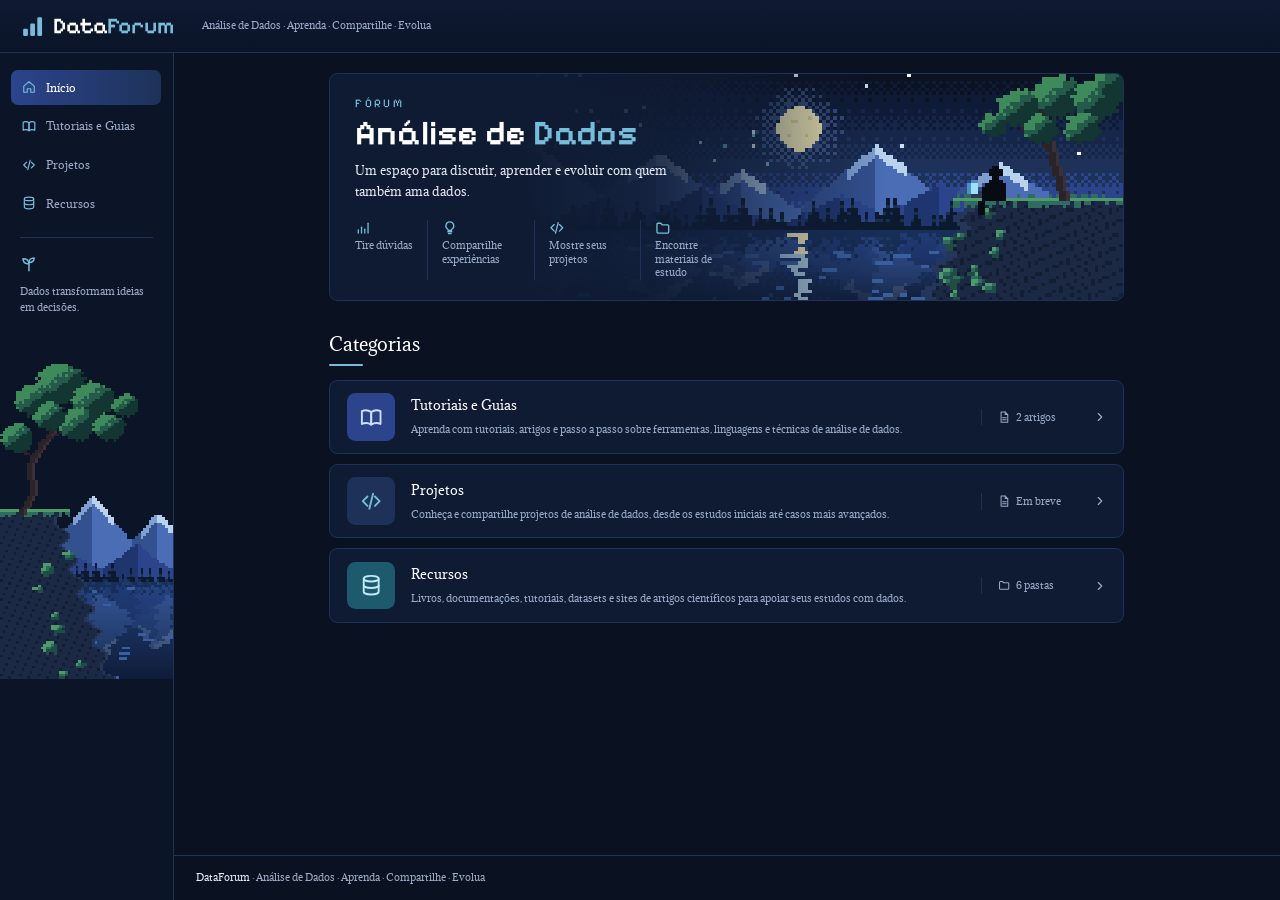
<file: index.html>
<!DOCTYPE html>
<html lang="pt-BR">
<head>
    <meta charset="UTF-8">
    <meta name="viewport" content="width=device-width, initial-scale=1.0">
    <title>DataForum | Análise de Dados</title>
    <link rel="stylesheet" href="css/style.css">
    <link rel="shortcut icon" href="favicon.ico" type="image/x-icon">
</head>
<body>
    <header class="topo">
        <a class="marca" href="index.html">
            <svg class="logo" viewBox="0 0 24 24" fill="none" stroke="currentColor" stroke-width="2" stroke-linecap="round" stroke-linejoin="round" aria-hidden="true"><rect x="3" y="14" width="4.5" height="7" rx="1.2" fill="currentColor" stroke="none"/><rect x="9.75" y="9" width="4.5" height="12" rx="1.2" fill="currentColor" stroke="none"/><rect x="16.5" y="3" width="4.5" height="18" rx="1.2" fill="currentColor" stroke="none"/></svg>
            <span>Data<span class="destaque">Forum</span></span>
        </a>
        <p class="slogan">Análise de Dados · Aprenda · Compartilhe · Evolua</p>
    </header>

    <nav class="lateral" aria-label="Navegação principal">
        <div class="lateral-fixa">
            <ul class="menu">
                <li><a href="index.html" class="ativo" aria-current="page"><svg class="icone" viewBox="0 0 24 24" fill="none" stroke="currentColor" stroke-width="2" stroke-linecap="round" stroke-linejoin="round" aria-hidden="true"><path d="M3 10.5 12 3l9 7.5V20a1 1 0 0 1-1 1h-5v-6H9v6H4a1 1 0 0 1-1-1z"/></svg>Início</a></li>
                <li><a href="pages/tutoriais.html"><svg class="icone" viewBox="0 0 24 24" fill="none" stroke="currentColor" stroke-width="2" stroke-linecap="round" stroke-linejoin="round" aria-hidden="true"><path d="M2 5.5C5 4.3 9 4.3 12 6.5v13.5c-3-2-7-2-10-.8z"/><path d="M22 5.5c-3-1.2-7-1.2-10 1v13.5c3-2 7-2 10-.8z"/></svg>Tutoriais e Guias</a></li>
                <li><a href="pages/projetos.html"><svg class="icone" viewBox="0 0 24 24" fill="none" stroke="currentColor" stroke-width="2" stroke-linecap="round" stroke-linejoin="round" aria-hidden="true"><path d="m8 7-5 5 5 5"/><path d="m16 7 5 5-5 5"/><path d="m14 4-4 16"/></svg>Projetos</a></li>
                <li><a href="pages/recursos.html"><svg class="icone" viewBox="0 0 24 24" fill="none" stroke="currentColor" stroke-width="2" stroke-linecap="round" stroke-linejoin="round" aria-hidden="true"><ellipse cx="12" cy="5" rx="8" ry="3"/><path d="M4 5v14c0 1.7 3.6 3 8 3s8-1.3 8-3V5"/><path d="M4 12c0 1.7 3.6 3 8 3s8-1.3 8-3"/></svg>Recursos</a></li>
            </ul>
            <div class="frase">
                <svg class="icone" viewBox="0 0 24 24" fill="none" stroke="currentColor" stroke-width="2" stroke-linecap="round" stroke-linejoin="round" aria-hidden="true"><path d="M12 21v-9"/><path d="M12 12C12 8 9 5 4 5c0 4 3 7 8 7z"/><path d="M12 10c0-3 2.5-6 7-6 0 4-3 6-7 6z"/></svg>
                <p>Dados transformam ideias em decisões.</p>
            </div>
            <img class="lateral-arte" src="img/lateral.svg" alt="">
        </div>
    </nav>

    <main>
        <section class="hero">
            <img class="hero-arte" src="img/hero.svg" alt="">
            <div class="hero-texto">
                <p class="sobretitulo">FÓRUM</p>
                <h1>Análise de <span>Dados</span></h1>
                <p class="hero-descricao">Um espaço para discutir, aprender e evoluir com quem também ama dados.</p>
                <ul class="destaques">
                    <li><svg class="icone" viewBox="0 0 24 24" fill="none" stroke="currentColor" stroke-width="2" stroke-linecap="round" stroke-linejoin="round" aria-hidden="true"><path d="M5 20v-5"/><path d="M10 20v-9"/><path d="M15 20v-6"/><path d="M20 20V5"/></svg><span>Tire dúvidas</span></li>
                    <li><svg class="icone" viewBox="0 0 24 24" fill="none" stroke="currentColor" stroke-width="2" stroke-linecap="round" stroke-linejoin="round" aria-hidden="true"><path d="M9 18h6"/><path d="M10 21h4"/><path d="M12 3a6 6 0 0 0-3.5 10.9c.6.5 1 1.2 1 2.1h5c0-.9.4-1.6 1-2.1A6 6 0 0 0 12 3z"/></svg><span>Compartilhe experiências</span></li>
                    <li><svg class="icone" viewBox="0 0 24 24" fill="none" stroke="currentColor" stroke-width="2" stroke-linecap="round" stroke-linejoin="round" aria-hidden="true"><path d="m8 7-5 5 5 5"/><path d="m16 7 5 5-5 5"/><path d="m14 4-4 16"/></svg><span>Mostre seus projetos</span></li>
                    <li><svg class="icone" viewBox="0 0 24 24" fill="none" stroke="currentColor" stroke-width="2" stroke-linecap="round" stroke-linejoin="round" aria-hidden="true"><path d="M3 6.5A1.5 1.5 0 0 1 4.5 5H9l2 2.5h8.5A1.5 1.5 0 0 1 21 9v9.5a1.5 1.5 0 0 1-1.5 1.5h-15A1.5 1.5 0 0 1 3 18.5z"/></svg><span>Encontre materiais de estudo</span></li>
                </ul>
            </div>
        </section>

        <section class="categorias">
            <h2 class="titulo-secao">Categorias</h2>
            <ul class="lista-categorias">
                <li>
                    <a class="categoria" href="pages/tutoriais.html">
                        <span class="categoria-icone icone-tutoriais"><svg class="icone" viewBox="0 0 24 24" fill="none" stroke="currentColor" stroke-width="2" stroke-linecap="round" stroke-linejoin="round" aria-hidden="true"><path d="M2 5.5C5 4.3 9 4.3 12 6.5v13.5c-3-2-7-2-10-.8z"/><path d="M22 5.5c-3-1.2-7-1.2-10 1v13.5c3-2 7-2 10-.8z"/></svg></span>
                        <span class="categoria-texto">
                            <strong>Tutoriais e Guias</strong>
                            <span class="categoria-descricao">Aprenda com tutoriais, artigos e passo a passo sobre ferramentas, linguagens e técnicas de análise de dados.</span>
                        </span>
                        <span class="categoria-meta"><svg class="icone" viewBox="0 0 24 24" fill="none" stroke="currentColor" stroke-width="2" stroke-linecap="round" stroke-linejoin="round" aria-hidden="true"><path d="M6 2h8l5 5v15H6z"/><path d="M14 2v5h5"/><path d="M9 13h7"/><path d="M9 17h7"/></svg>2 artigos</span>
                        <svg class="icone seta" viewBox="0 0 24 24" fill="none" stroke="currentColor" stroke-width="2" stroke-linecap="round" stroke-linejoin="round" aria-hidden="true"><path d="m9 6 6 6-6 6"/></svg>
                    </a>
                </li>
                <li>
                    <a class="categoria" href="pages/projetos.html">
                        <span class="categoria-icone icone-projetos"><svg class="icone" viewBox="0 0 24 24" fill="none" stroke="currentColor" stroke-width="2" stroke-linecap="round" stroke-linejoin="round" aria-hidden="true"><path d="m8 7-5 5 5 5"/><path d="m16 7 5 5-5 5"/><path d="m14 4-4 16"/></svg></span>
                        <span class="categoria-texto">
                            <strong>Projetos</strong>
                            <span class="categoria-descricao">Conheça e compartilhe projetos de análise de dados, desde os estudos iniciais até casos mais avançados.</span>
                        </span>
                        <span class="categoria-meta"><svg class="icone" viewBox="0 0 24 24" fill="none" stroke="currentColor" stroke-width="2" stroke-linecap="round" stroke-linejoin="round" aria-hidden="true"><path d="M6 2h8l5 5v15H6z"/><path d="M14 2v5h5"/><path d="M9 13h7"/><path d="M9 17h7"/></svg>Em breve</span>
                        <svg class="icone seta" viewBox="0 0 24 24" fill="none" stroke="currentColor" stroke-width="2" stroke-linecap="round" stroke-linejoin="round" aria-hidden="true"><path d="m9 6 6 6-6 6"/></svg>
                    </a>
                </li>
                <li>
                    <a class="categoria" href="pages/recursos.html">
                        <span class="categoria-icone icone-recursos"><svg class="icone" viewBox="0 0 24 24" fill="none" stroke="currentColor" stroke-width="2" stroke-linecap="round" stroke-linejoin="round" aria-hidden="true"><ellipse cx="12" cy="5" rx="8" ry="3"/><path d="M4 5v14c0 1.7 3.6 3 8 3s8-1.3 8-3V5"/><path d="M4 12c0 1.7 3.6 3 8 3s8-1.3 8-3"/></svg></span>
                        <span class="categoria-texto">
                            <strong>Recursos</strong>
                            <span class="categoria-descricao">Livros, documentações, tutoriais, datasets e sites de artigos científicos para apoiar seus estudos com dados.</span>
                        </span>
                        <span class="categoria-meta"><svg class="icone" viewBox="0 0 24 24" fill="none" stroke="currentColor" stroke-width="2" stroke-linecap="round" stroke-linejoin="round" aria-hidden="true"><path d="M3 6.5A1.5 1.5 0 0 1 4.5 5H9l2 2.5h8.5A1.5 1.5 0 0 1 21 9v9.5a1.5 1.5 0 0 1-1.5 1.5h-15A1.5 1.5 0 0 1 3 18.5z"/></svg>6 pastas</span>
                        <svg class="icone seta" viewBox="0 0 24 24" fill="none" stroke="currentColor" stroke-width="2" stroke-linecap="round" stroke-linejoin="round" aria-hidden="true"><path d="m9 6 6 6-6 6"/></svg>
                    </a>
                </li>
            </ul>
        </section>
    </main>

    <footer class="rodape">
        <p><strong>DataForum</strong> · Análise de Dados · Aprenda · Compartilhe · Evolua</p>
    </footer>
</body>
</html>
</file>
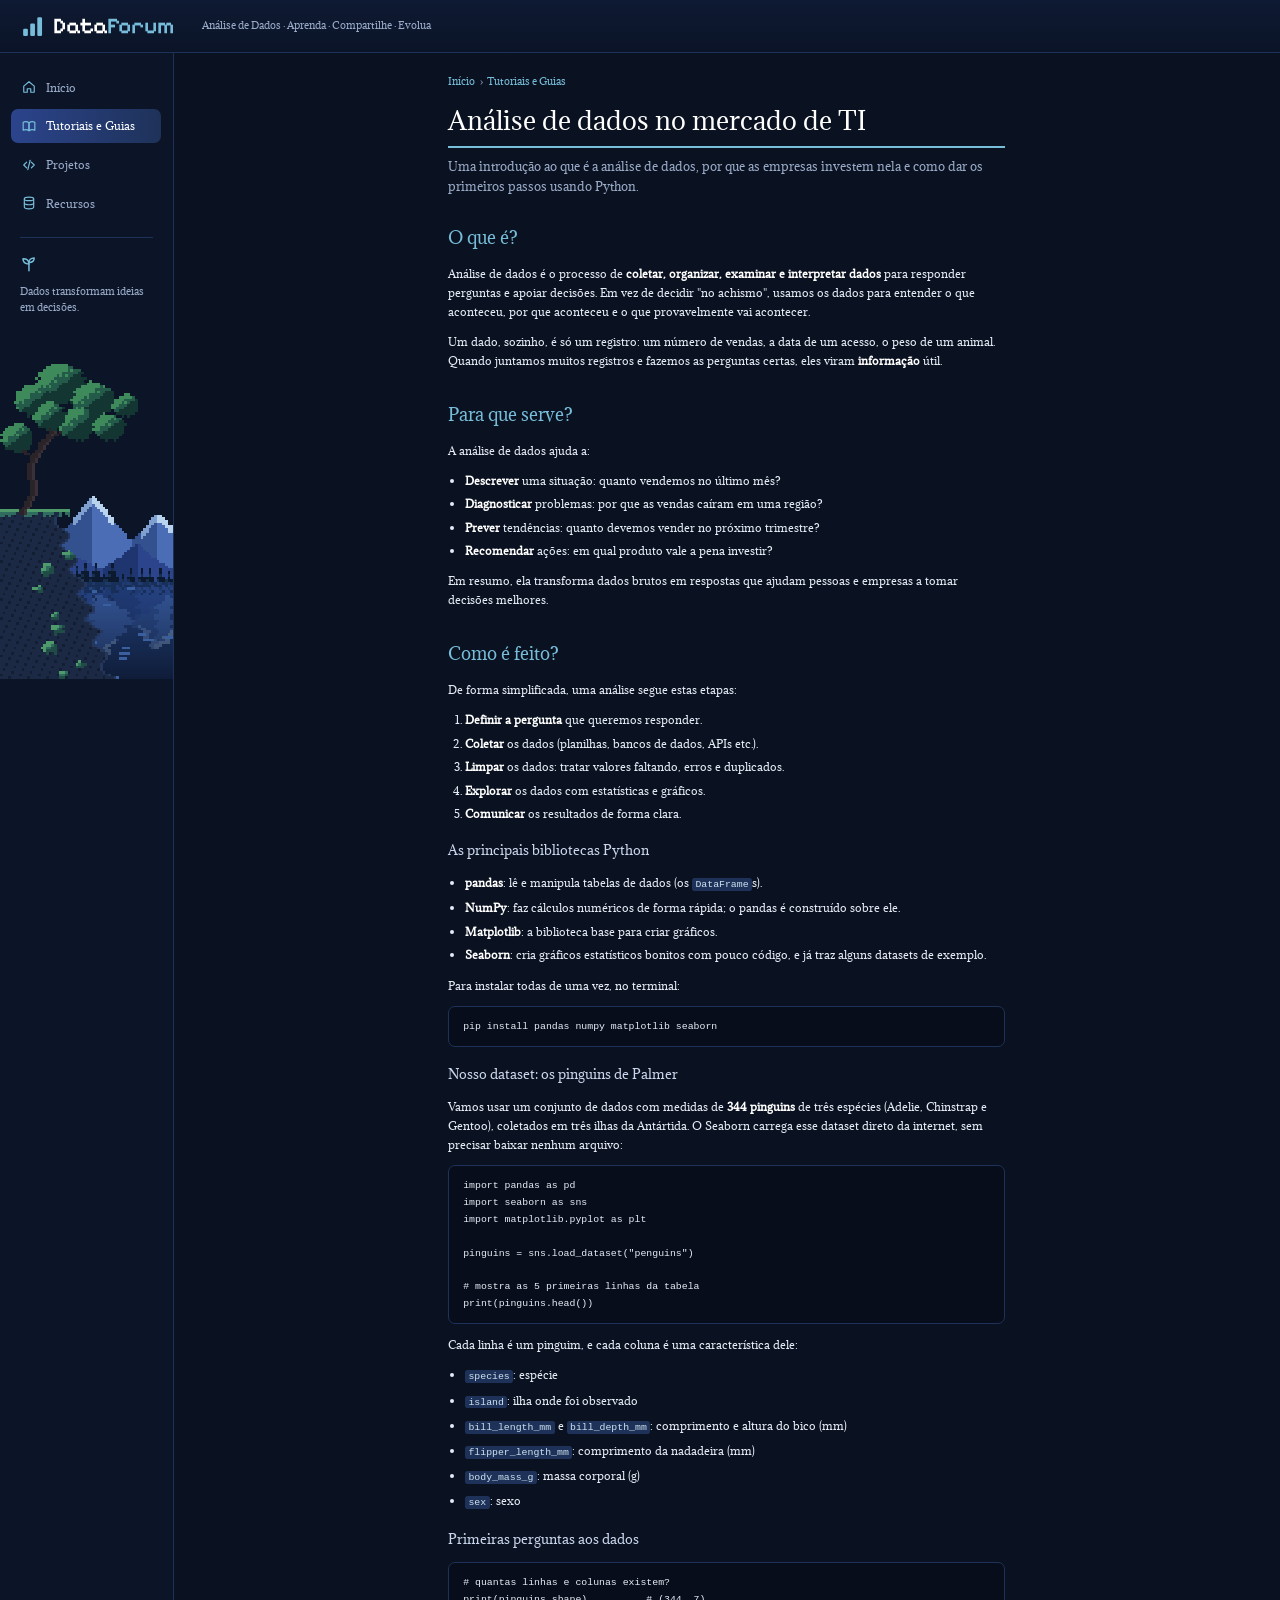
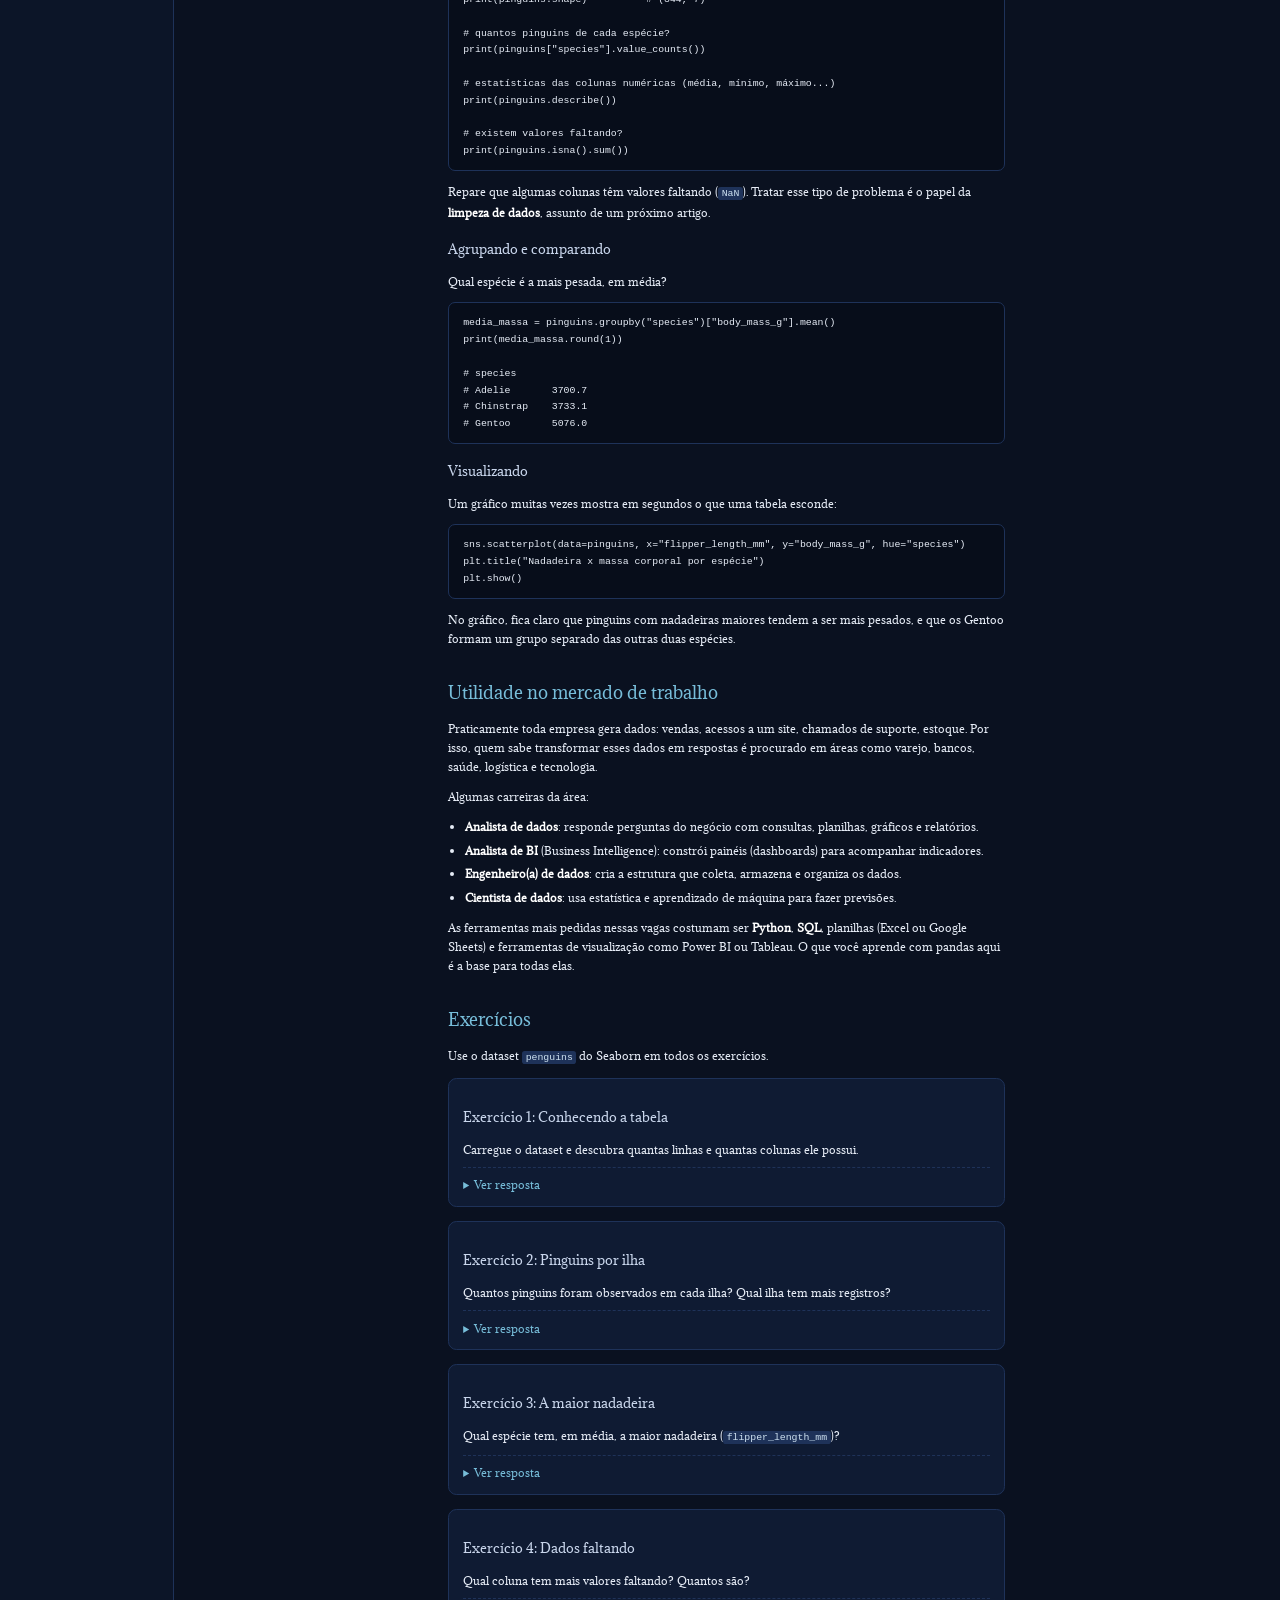
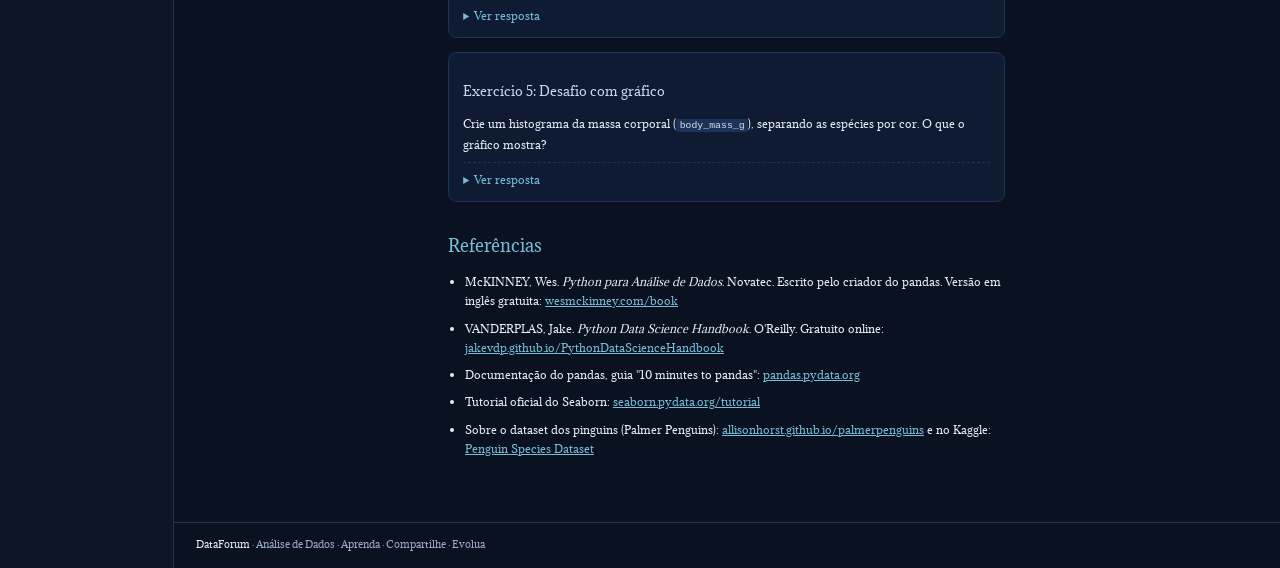
<file: pages/analise_dados_mercado_ti.html>
<!DOCTYPE html>
<html lang="pt-BR">
<head>
    <meta charset="UTF-8">
    <meta name="viewport" content="width=device-width, initial-scale=1.0">
    <title>Análise de dados no mercado de TI | DataForum</title>
    <link rel="stylesheet" href="../css/style.css">
    <link rel="shortcut icon" href="favicon.ico" type="image/x-icon">
</head>
<body>
    <header class="topo">
        <a class="marca" href="../index.html">
            <svg class="logo" viewBox="0 0 24 24" fill="none" stroke="currentColor" stroke-width="2" stroke-linecap="round" stroke-linejoin="round" aria-hidden="true"><rect x="3" y="14" width="4.5" height="7" rx="1.2" fill="currentColor" stroke="none"/><rect x="9.75" y="9" width="4.5" height="12" rx="1.2" fill="currentColor" stroke="none"/><rect x="16.5" y="3" width="4.5" height="18" rx="1.2" fill="currentColor" stroke="none"/></svg>
            <span>Data<span class="destaque">Forum</span></span>
        </a>
        <p class="slogan">Análise de Dados · Aprenda · Compartilhe · Evolua</p>
    </header>

    <nav class="lateral" aria-label="Navegação principal">
        <div class="lateral-fixa">
            <ul class="menu">
                <li><a href="../index.html"><svg class="icone" viewBox="0 0 24 24" fill="none" stroke="currentColor" stroke-width="2" stroke-linecap="round" stroke-linejoin="round" aria-hidden="true"><path d="M3 10.5 12 3l9 7.5V20a1 1 0 0 1-1 1h-5v-6H9v6H4a1 1 0 0 1-1-1z"/></svg>Início</a></li>
                <li><a href="tutoriais.html" class="ativo" aria-current="page"><svg class="icone" viewBox="0 0 24 24" fill="none" stroke="currentColor" stroke-width="2" stroke-linecap="round" stroke-linejoin="round" aria-hidden="true"><path d="M2 5.5C5 4.3 9 4.3 12 6.5v13.5c-3-2-7-2-10-.8z"/><path d="M22 5.5c-3-1.2-7-1.2-10 1v13.5c3-2 7-2 10-.8z"/></svg>Tutoriais e Guias</a></li>
                <li><a href="projetos.html"><svg class="icone" viewBox="0 0 24 24" fill="none" stroke="currentColor" stroke-width="2" stroke-linecap="round" stroke-linejoin="round" aria-hidden="true"><path d="m8 7-5 5 5 5"/><path d="m16 7 5 5-5 5"/><path d="m14 4-4 16"/></svg>Projetos</a></li>
                <li><a href="recursos.html"><svg class="icone" viewBox="0 0 24 24" fill="none" stroke="currentColor" stroke-width="2" stroke-linecap="round" stroke-linejoin="round" aria-hidden="true"><ellipse cx="12" cy="5" rx="8" ry="3"/><path d="M4 5v14c0 1.7 3.6 3 8 3s8-1.3 8-3V5"/><path d="M4 12c0 1.7 3.6 3 8 3s8-1.3 8-3"/></svg>Recursos</a></li>
            </ul>
            <div class="frase">
                <svg class="icone" viewBox="0 0 24 24" fill="none" stroke="currentColor" stroke-width="2" stroke-linecap="round" stroke-linejoin="round" aria-hidden="true"><path d="M12 21v-9"/><path d="M12 12C12 8 9 5 4 5c0 4 3 7 8 7z"/><path d="M12 10c0-3 2.5-6 7-6 0 4-3 6-7 6z"/></svg>
                <p>Dados transformam ideias em decisões.</p>
            </div>
            <img class="lateral-arte" src="../img/lateral.svg" alt="">
        </div>
    </nav>

    <main class="leitura">
        <nav class="trilha" aria-label="Você está em">
            <a href="../index.html">Início</a> <span aria-hidden="true">›</span>
            <a href="tutoriais.html">Tutoriais e Guias</a>
        </nav>

        <h1 id="title">
            Análise de dados no mercado de TI
        </h1>
        <p class="resumo">
            Uma introdução ao que é a análise de dados, por que as empresas investem nela
            e como dar os primeiros passos usando Python.
        </p>

        <section id="o-que-e">
            <h2>O que é?</h2>
            <p>
                Análise de dados é o processo de <strong>coletar, organizar, examinar e interpretar
                dados</strong> para responder perguntas e apoiar decisões. Em vez de decidir
                "no achismo", usamos os dados para entender o que aconteceu, por que aconteceu
                e o que provavelmente vai acontecer.
            </p>
            <p>
                Um dado, sozinho, é só um registro: um número de vendas, a data de um acesso,
                o peso de um animal. Quando juntamos muitos registros e fazemos as perguntas
                certas, eles viram <strong>informação</strong> útil.
            </p>
        </section>

        <section id="pra-que-serve">
            <h2>Para que serve?</h2>
            <p>A análise de dados ajuda a:</p>
            <ul>
                <li><strong>Descrever</strong> uma situação: quanto vendemos no último mês?</li>
                <li><strong>Diagnosticar</strong> problemas: por que as vendas caíram em uma região?</li>
                <li><strong>Prever</strong> tendências: quanto devemos vender no próximo trimestre?</li>
                <li><strong>Recomendar</strong> ações: em qual produto vale a pena investir?</li>
            </ul>
            <p>
                Em resumo, ela transforma dados brutos em respostas que ajudam pessoas e empresas
                a tomar decisões melhores.
            </p>
        </section>

        <section id="como-e-feito">
            <h2>Como é feito?</h2>
            <p>De forma simplificada, uma análise segue estas etapas:</p>
            <ol>
                <li><strong>Definir a pergunta</strong> que queremos responder.</li>
                <li><strong>Coletar</strong> os dados (planilhas, bancos de dados, APIs etc.).</li>
                <li><strong>Limpar</strong> os dados: tratar valores faltando, erros e duplicados.</li>
                <li><strong>Explorar</strong> os dados com estatísticas e gráficos.</li>
                <li><strong>Comunicar</strong> os resultados de forma clara.</li>
            </ol>

            <h3>As principais bibliotecas Python</h3>
            <ul>
                <li><strong>pandas</strong>: lê e manipula tabelas de dados (os <code>DataFrame</code>s).</li>
                <li><strong>NumPy</strong>: faz cálculos numéricos de forma rápida; o pandas é construído sobre ele.</li>
                <li><strong>Matplotlib</strong>: a biblioteca base para criar gráficos.</li>
                <li><strong>Seaborn</strong>: cria gráficos estatísticos bonitos com pouco código, e já traz alguns datasets de exemplo.</li>
            </ul>
            <p>Para instalar todas de uma vez, no terminal:</p>
<pre><code>pip install pandas numpy matplotlib seaborn</code></pre>

            <h3>Nosso dataset: os pinguins de Palmer</h3>
            <p>
                Vamos usar um conjunto de dados com medidas de <strong>344 pinguins</strong> de três
                espécies (Adelie, Chinstrap e Gentoo), coletados em três ilhas da Antártida.
                O Seaborn carrega esse dataset direto da internet, sem precisar baixar nenhum arquivo:
            </p>
<pre><code>import pandas as pd
import seaborn as sns
import matplotlib.pyplot as plt

pinguins = sns.load_dataset("penguins")

# mostra as 5 primeiras linhas da tabela
print(pinguins.head())</code></pre>
            <p>Cada linha é um pinguim, e cada coluna é uma característica dele:</p>
            <ul>
                <li><code>species</code>: espécie</li>
                <li><code>island</code>: ilha onde foi observado</li>
                <li><code>bill_length_mm</code> e <code>bill_depth_mm</code>: comprimento e altura do bico (mm)</li>
                <li><code>flipper_length_mm</code>: comprimento da nadadeira (mm)</li>
                <li><code>body_mass_g</code>: massa corporal (g)</li>
                <li><code>sex</code>: sexo</li>
            </ul>

            <h3>Primeiras perguntas aos dados</h3>
<pre><code># quantas linhas e colunas existem?
print(pinguins.shape)          # (344, 7)

# quantos pinguins de cada espécie?
print(pinguins["species"].value_counts())

# estatísticas das colunas numéricas (média, mínimo, máximo...)
print(pinguins.describe())

# existem valores faltando?
print(pinguins.isna().sum())</code></pre>
            <p>
                Repare que algumas colunas têm valores faltando (<code>NaN</code>). Tratar esse tipo
                de problema é o papel da <strong>limpeza de dados</strong>, assunto de um próximo artigo.
            </p>

            <h3>Agrupando e comparando</h3>
            <p>Qual espécie é a mais pesada, em média?</p>
<pre><code>media_massa = pinguins.groupby("species")["body_mass_g"].mean()
print(media_massa.round(1))

# species
# Adelie       3700.7
# Chinstrap    3733.1
# Gentoo       5076.0</code></pre>

            <h3>Visualizando</h3>
            <p>Um gráfico muitas vezes mostra em segundos o que uma tabela esconde:</p>
<pre><code>sns.scatterplot(data=pinguins, x="flipper_length_mm", y="body_mass_g", hue="species")
plt.title("Nadadeira x massa corporal por espécie")
plt.show()</code></pre>
            <p>
                No gráfico, fica claro que pinguins com nadadeiras maiores tendem a ser mais pesados,
                e que os Gentoo formam um grupo separado das outras duas espécies.
            </p>
        </section>

        <section id="mercado">
            <h2>Utilidade no mercado de trabalho</h2>
            <p>
                Praticamente toda empresa gera dados: vendas, acessos a um site, chamados de suporte,
                estoque. Por isso, quem sabe transformar esses dados em respostas é procurado em
                áreas como varejo, bancos, saúde, logística e tecnologia.
            </p>
            <p>Algumas carreiras da área:</p>
            <ul>
                <li><strong>Analista de dados</strong>: responde perguntas do negócio com consultas, planilhas, gráficos e relatórios.</li>
                <li><strong>Analista de BI</strong> (Business Intelligence): constrói painéis (dashboards) para acompanhar indicadores.</li>
                <li><strong>Engenheiro(a) de dados</strong>: cria a estrutura que coleta, armazena e organiza os dados.</li>
                <li><strong>Cientista de dados</strong>: usa estatística e aprendizado de máquina para fazer previsões.</li>
            </ul>
            <p>
                As ferramentas mais pedidas nessas vagas costumam ser <strong>Python</strong>,
                <strong>SQL</strong>, planilhas (Excel ou Google Sheets) e ferramentas de visualização
                como Power BI ou Tableau. O que você aprende com pandas aqui é a base para
                todas elas.
            </p>
        </section>

        <section id="exercicios">
            <h2>Exercícios</h2>
            <p>Use o dataset <code>penguins</code> do Seaborn em todos os exercícios.</p>

            <div class="exercicio">
                <h3>Exercício 1: Conhecendo a tabela</h3>
                <p>Carregue o dataset e descubra quantas linhas e quantas colunas ele possui.</p>
                <details>
                    <summary>Ver resposta</summary>
<pre><code>import seaborn as sns

pinguins = sns.load_dataset("penguins")
print(pinguins.shape)   # (344, 7): 344 linhas e 7 colunas</code></pre>
                </details>
            </div>

            <div class="exercicio">
                <h3>Exercício 2: Pinguins por ilha</h3>
                <p>Quantos pinguins foram observados em cada ilha? Qual ilha tem mais registros?</p>
                <details>
                    <summary>Ver resposta</summary>
<pre><code>print(pinguins["island"].value_counts())

# Biscoe       168
# Dream        124
# Torgersen     52
# Biscoe é a ilha com mais registros.</code></pre>
                </details>
            </div>

            <div class="exercicio">
                <h3>Exercício 3: A maior nadadeira</h3>
                <p>Qual espécie tem, em média, a maior nadadeira (<code>flipper_length_mm</code>)?</p>
                <details>
                    <summary>Ver resposta</summary>
<pre><code>print(pinguins.groupby("species")["flipper_length_mm"].mean().round(1))

# Adelie       190.0
# Chinstrap    195.8
# Gentoo       217.2
# A espécie Gentoo tem a maior nadadeira média.</code></pre>
                </details>
            </div>

            <div class="exercicio">
                <h3>Exercício 4: Dados faltando</h3>
                <p>Qual coluna tem mais valores faltando? Quantos são?</p>
                <details>
                    <summary>Ver resposta</summary>
<pre><code>print(pinguins.isna().sum())

# A coluna "sex" é a que tem mais valores faltando: 11.</code></pre>
                </details>
            </div>

            <div class="exercicio">
                <h3>Exercício 5: Desafio com gráfico</h3>
                <p>
                    Crie um histograma da massa corporal (<code>body_mass_g</code>), separando as
                    espécies por cor. O que o gráfico mostra?
                </p>
                <details>
                    <summary>Ver resposta</summary>
<pre><code>import matplotlib.pyplot as plt

sns.histplot(data=pinguins, x="body_mass_g", hue="species")
plt.title("Distribuição da massa corporal por espécie")
plt.show()</code></pre>
                    <p>
                        Os Gentoo se concentram nas massas mais altas, enquanto Adelie e Chinstrap
                        ficam bem parecidos entre si.
                    </p>
                </details>
            </div>
        </section>

        <section id="referencias">
            <h2>Referências</h2>
            <ul>
                <li>
                    McKINNEY, Wes. <em>Python para Análise de Dados</em>. Novatec.
                    Escrito pelo criador do pandas.
                    Versão em inglês gratuita: <a href="https://wesmckinney.com/book/">wesmckinney.com/book</a>
                </li>
                <li>
                    VANDERPLAS, Jake. <em>Python Data Science Handbook</em>. O'Reilly.
                    Gratuito online: <a href="https://jakevdp.github.io/PythonDataScienceHandbook/">jakevdp.github.io/PythonDataScienceHandbook</a>
                </li>
                <li>
                    Documentação do pandas, guia "10 minutes to pandas":
                    <a href="https://pandas.pydata.org/docs/user_guide/10min.html">pandas.pydata.org</a>
                </li>
                <li>
                    Tutorial oficial do Seaborn:
                    <a href="https://seaborn.pydata.org/tutorial.html">seaborn.pydata.org/tutorial</a>
                </li>
                <li>
                    Sobre o dataset dos pinguins (Palmer Penguins):
                    <a href="https://allisonhorst.github.io/palmerpenguins/">allisonhorst.github.io/palmerpenguins</a>
                    e no Kaggle:
                    <a href="https://www.kaggle.com/datasets/srisyra02/penguin-species-dataset">Penguin Species Dataset</a>
                </li>
            </ul>
        </section>
    </main>

    <footer class="rodape">
        <p><strong>DataForum</strong> · Análise de Dados · Aprenda · Compartilhe · Evolua</p>
    </footer>
</body>
</html>
</file>
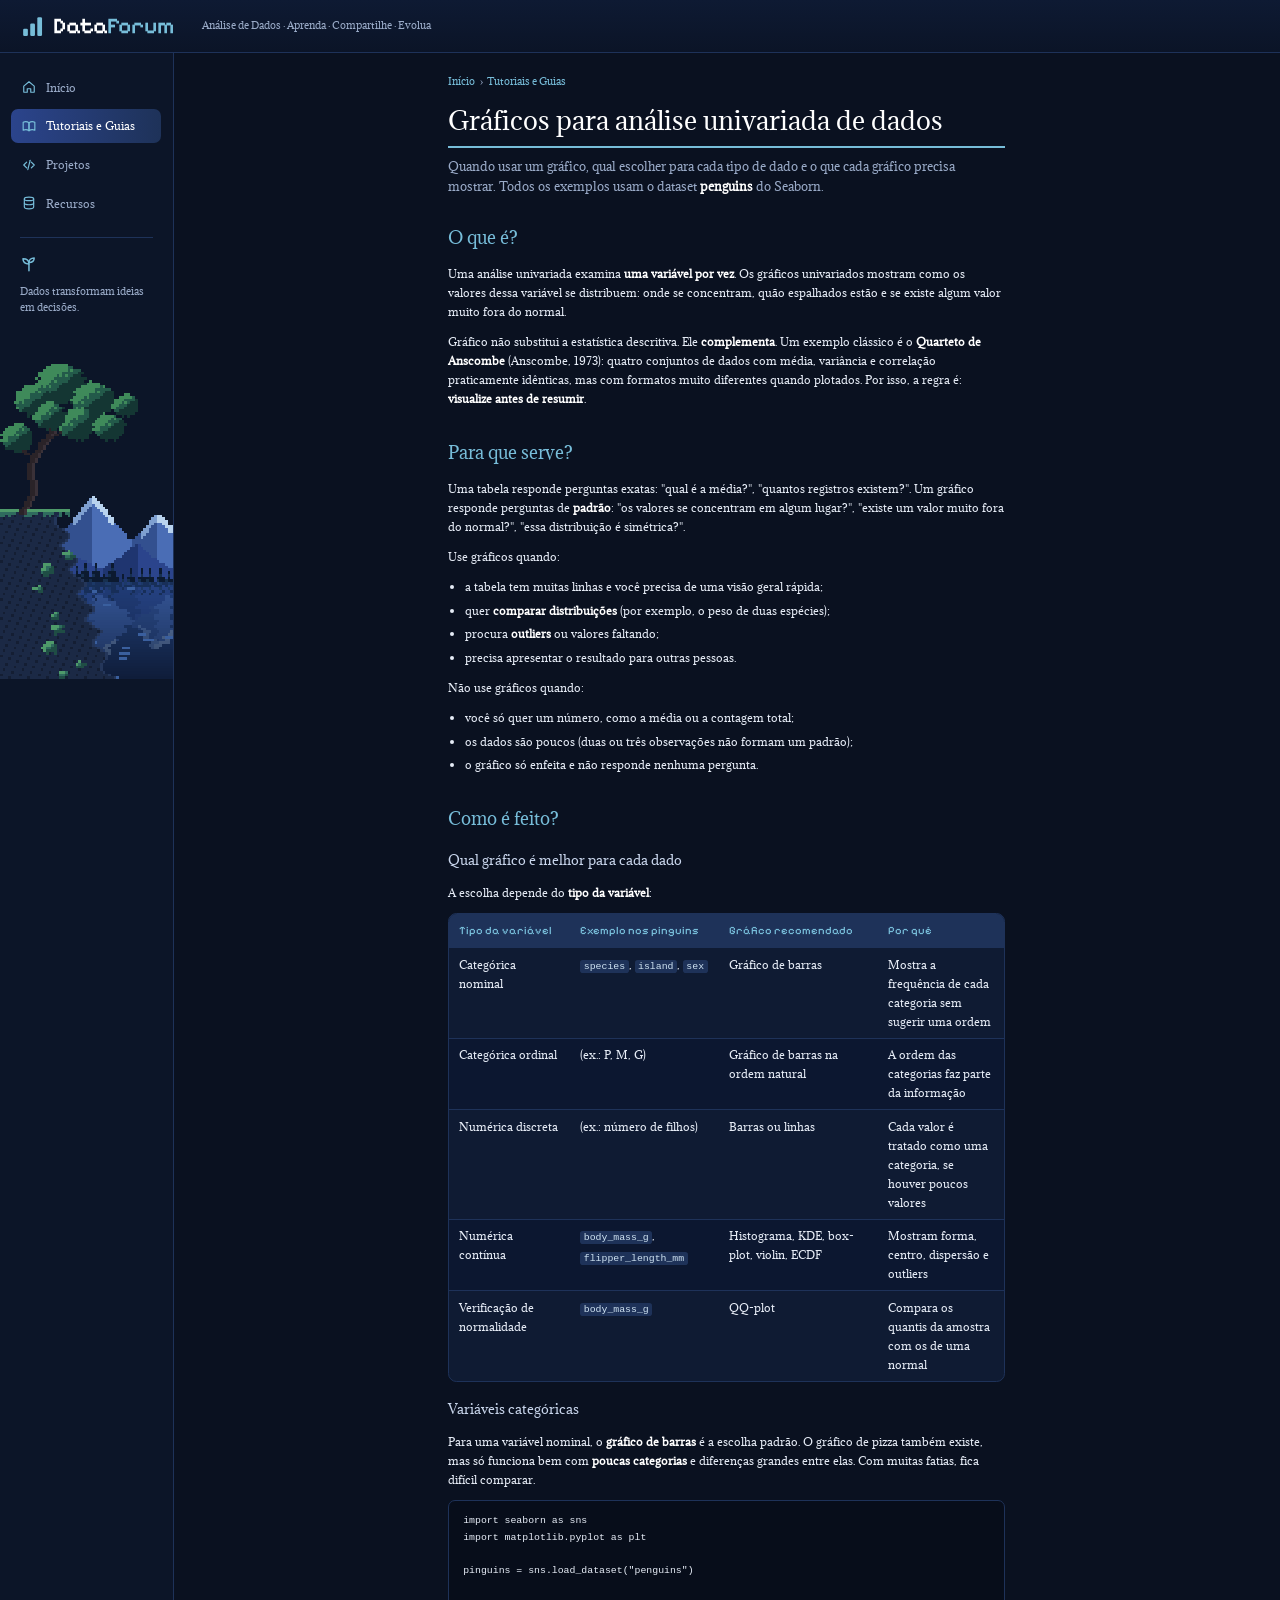
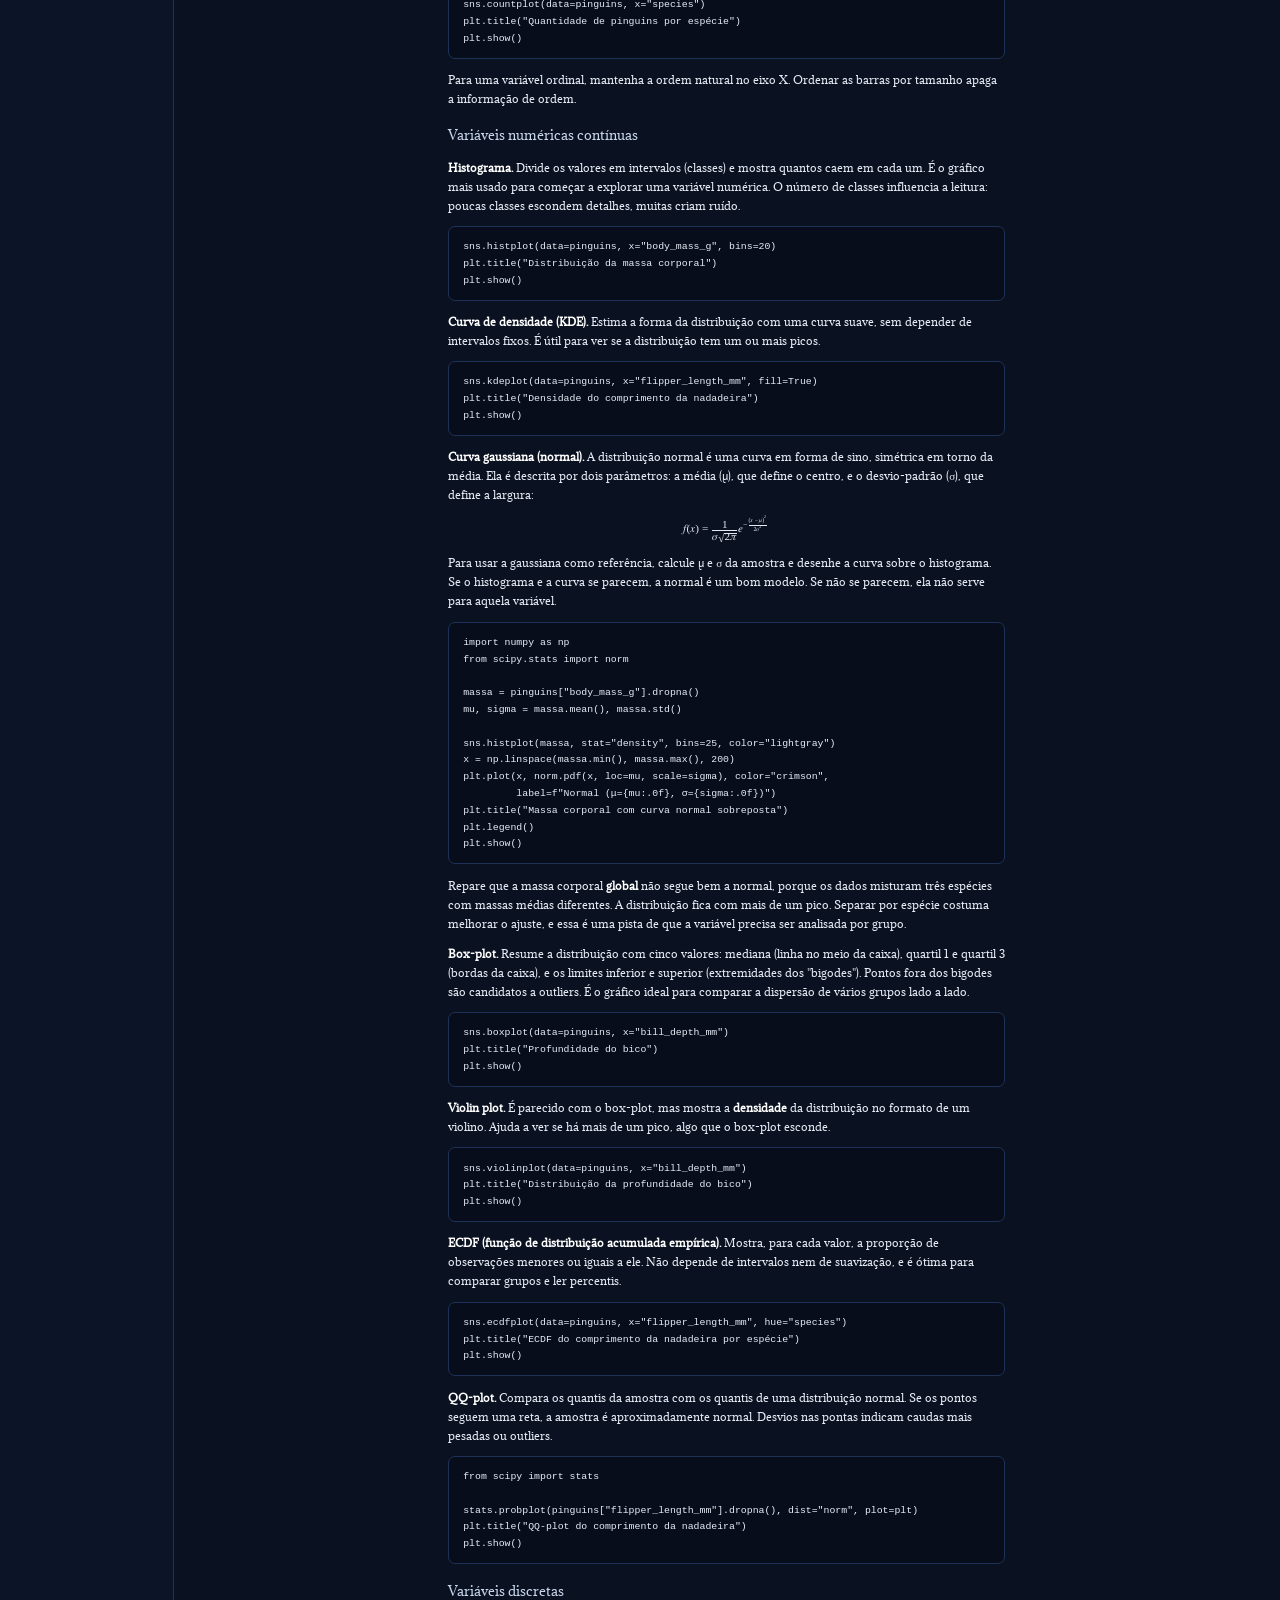
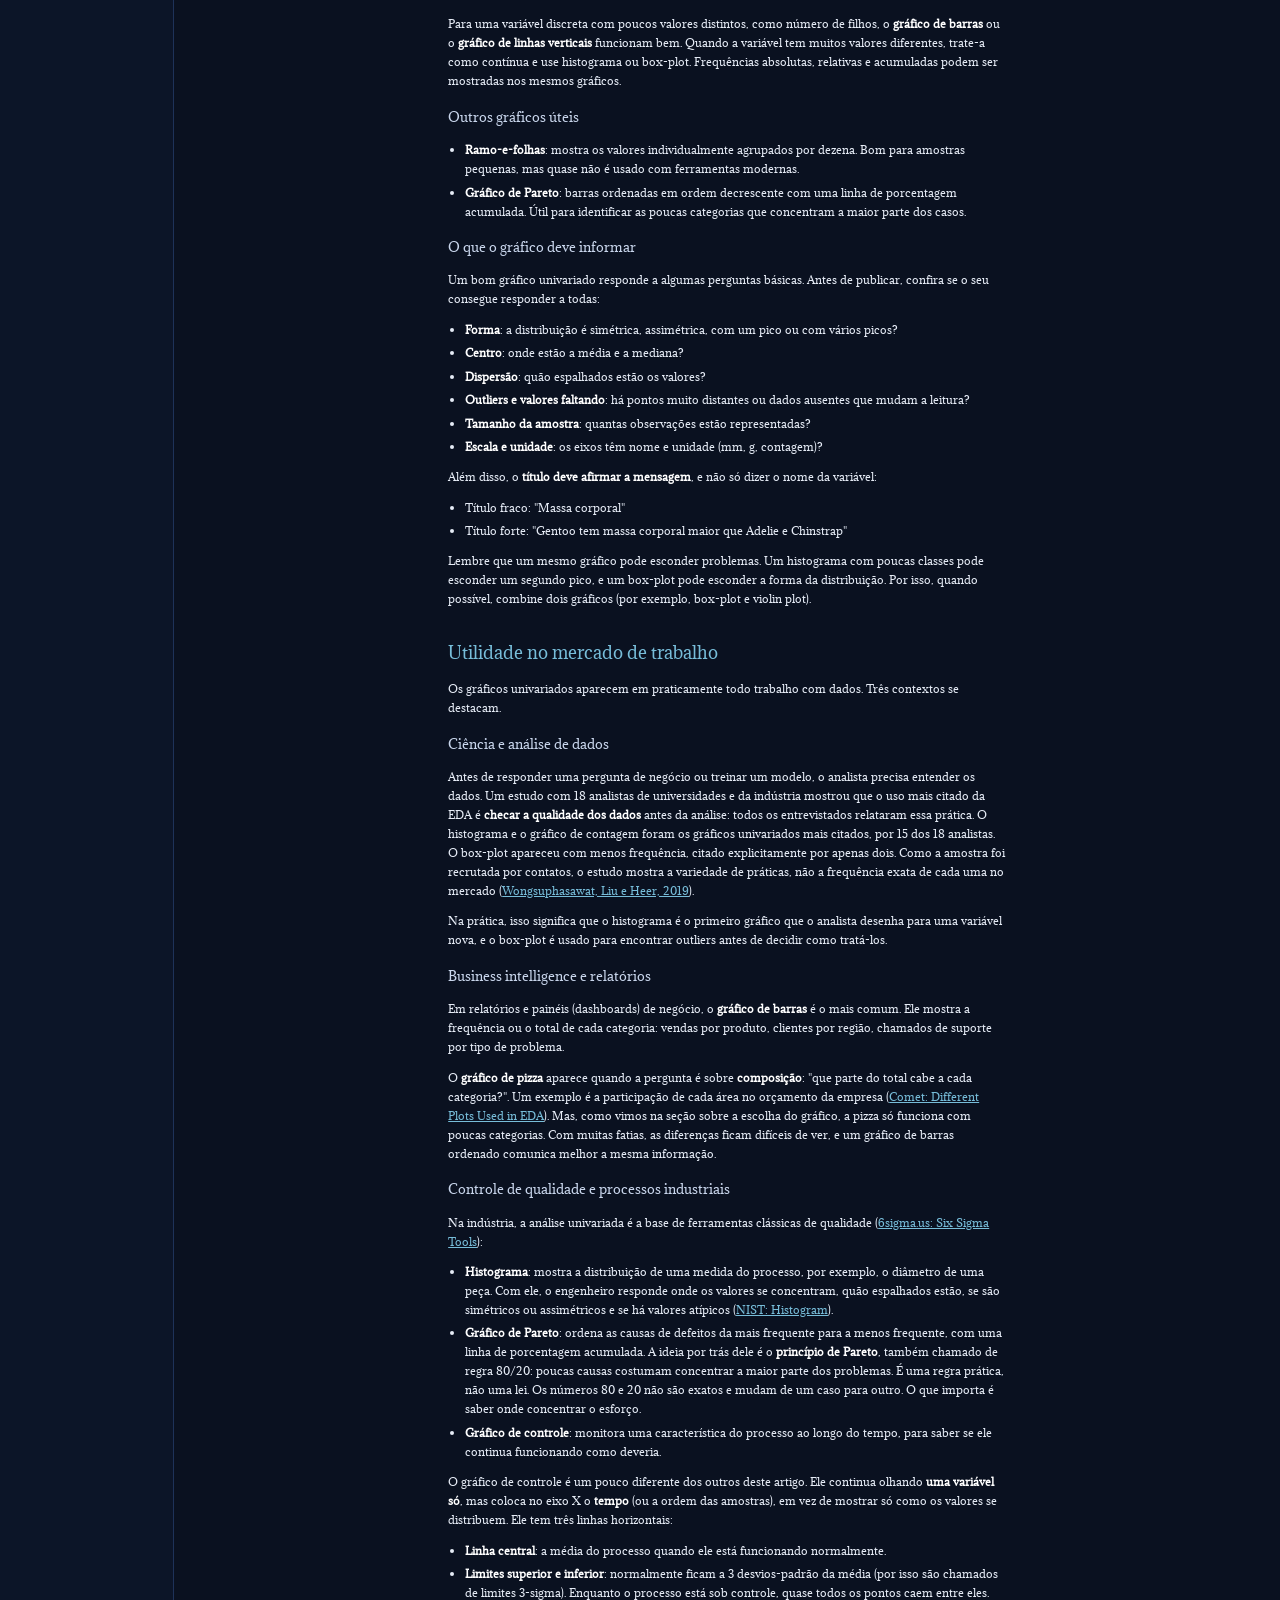
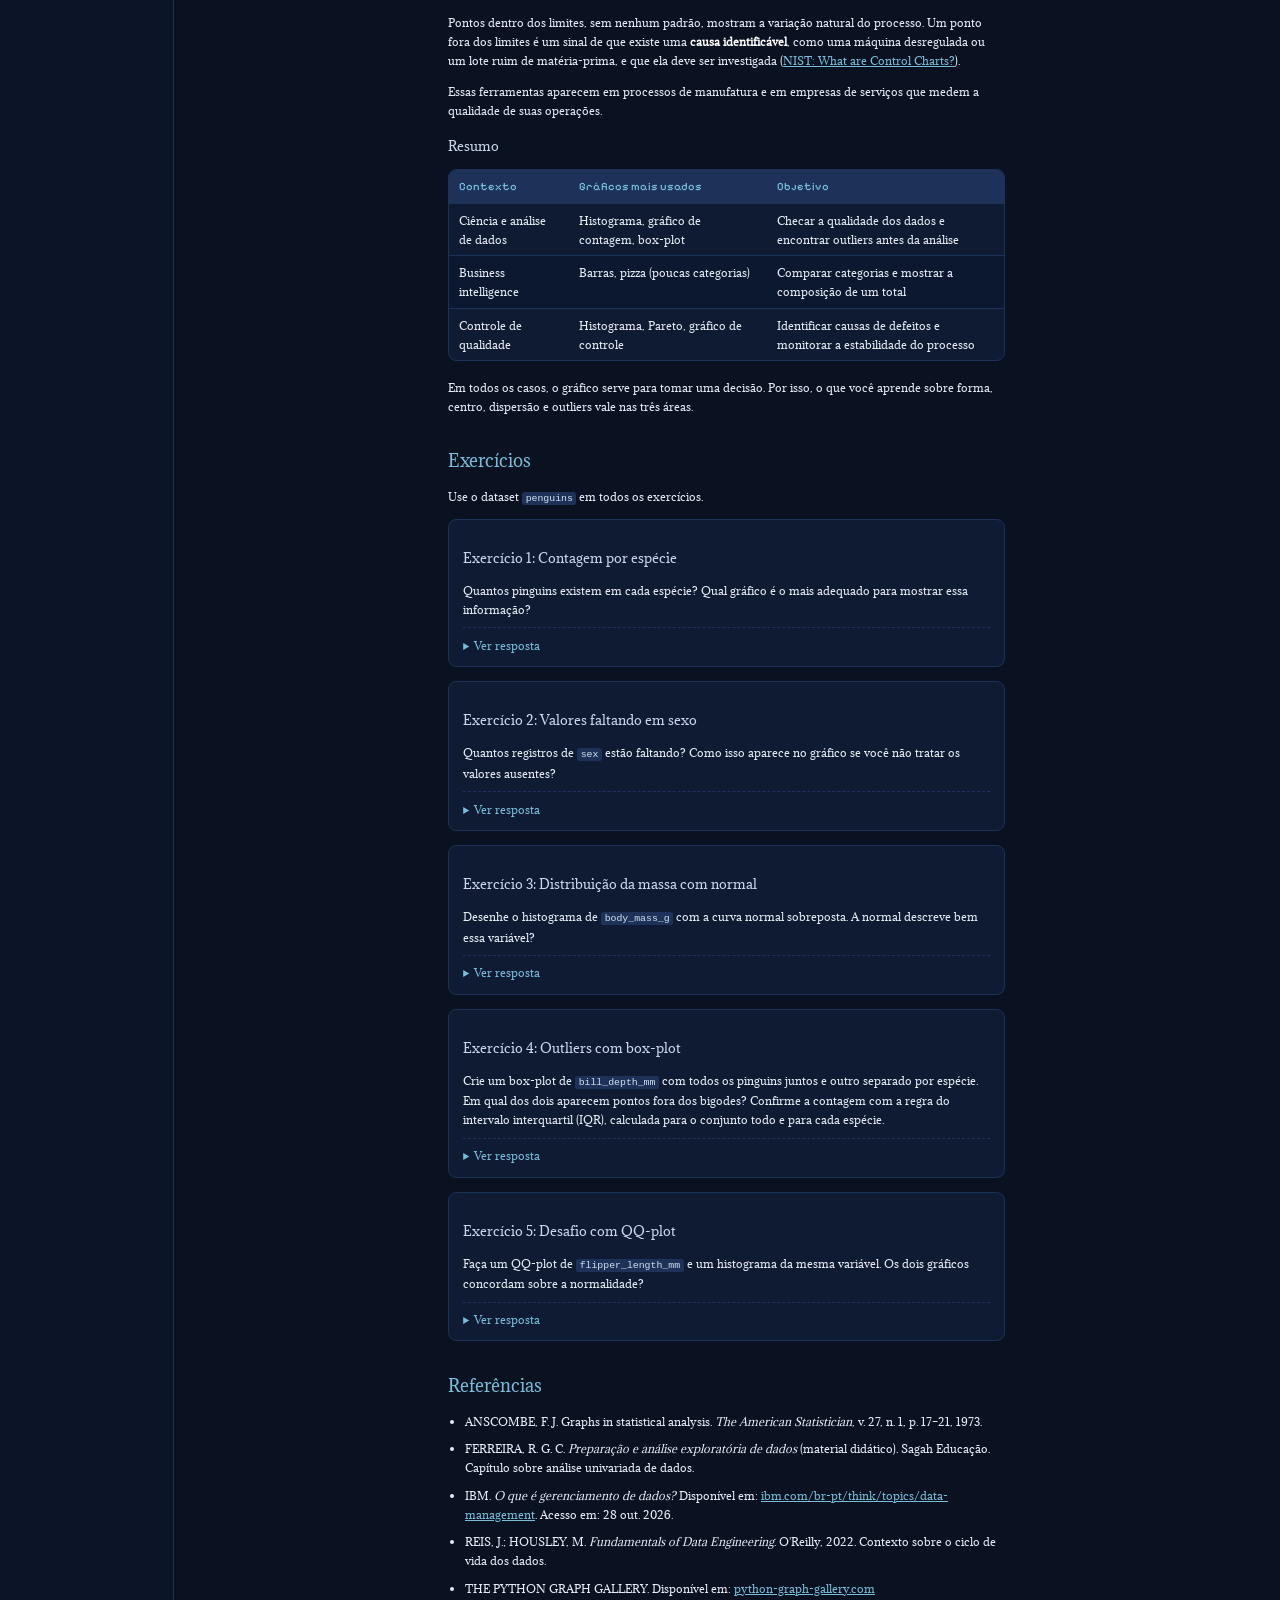
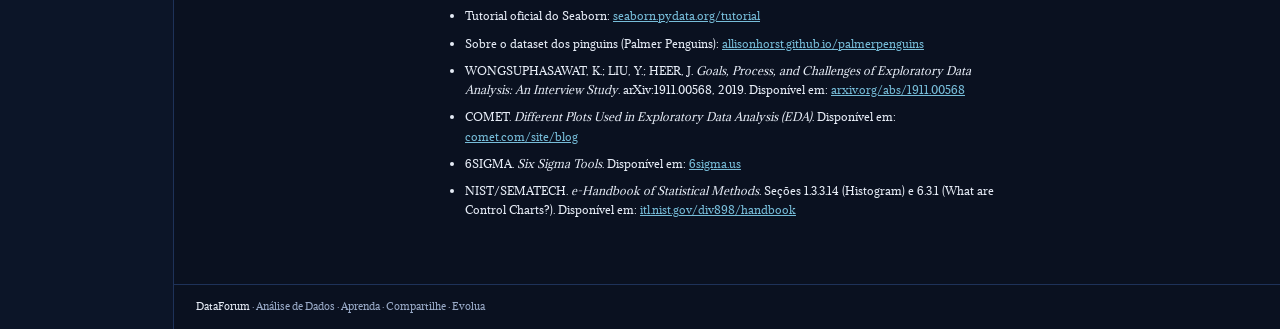
<file: pages/graficos_analise_univariada.html>
<!DOCTYPE html>
<html lang="pt-BR">
<head>
    <meta charset="UTF-8">
    <meta name="viewport" content="width=device-width, initial-scale=1.0">
    <title>Gráficos para análise univariada de dados | DataForum</title>
    <link rel="stylesheet" href="../css/style.css">
    <link rel="shortcut icon" href="favicon.ico" type="image/x-icon">
</head>
<body>
    <header class="topo">
        <a class="marca" href="../index.html">
            <svg class="logo" viewBox="0 0 24 24" fill="none" stroke="currentColor" stroke-width="2" stroke-linecap="round" stroke-linejoin="round" aria-hidden="true"><rect x="3" y="14" width="4.5" height="7" rx="1.2" fill="currentColor" stroke="none"/><rect x="9.75" y="9" width="4.5" height="12" rx="1.2" fill="currentColor" stroke="none"/><rect x="16.5" y="3" width="4.5" height="18" rx="1.2" fill="currentColor" stroke="none"/></svg>
            <span>Data<span class="destaque">Forum</span></span>
        </a>
        <p class="slogan">Análise de Dados · Aprenda · Compartilhe · Evolua</p>
    </header>

    <nav class="lateral" aria-label="Navegação principal">
        <div class="lateral-fixa">
            <ul class="menu">
                <li><a href="../index.html"><svg class="icone" viewBox="0 0 24 24" fill="none" stroke="currentColor" stroke-width="2" stroke-linecap="round" stroke-linejoin="round" aria-hidden="true"><path d="M3 10.5 12 3l9 7.5V20a1 1 0 0 1-1 1h-5v-6H9v6H4a1 1 0 0 1-1-1z"/></svg>Início</a></li>
                <li><a href="tutoriais.html" class="ativo" aria-current="page"><svg class="icone" viewBox="0 0 24 24" fill="none" stroke="currentColor" stroke-width="2" stroke-linecap="round" stroke-linejoin="round" aria-hidden="true"><path d="M2 5.5C5 4.3 9 4.3 12 6.5v13.5c-3-2-7-2-10-.8z"/><path d="M22 5.5c-3-1.2-7-1.2-10 1v13.5c3-2 7-2 10-.8z"/></svg>Tutoriais e Guias</a></li>
                <li><a href="projetos.html"><svg class="icone" viewBox="0 0 24 24" fill="none" stroke="currentColor" stroke-width="2" stroke-linecap="round" stroke-linejoin="round" aria-hidden="true"><path d="m8 7-5 5 5 5"/><path d="m16 7 5 5-5 5"/><path d="m14 4-4 16"/></svg>Projetos</a></li>
                <li><a href="recursos.html"><svg class="icone" viewBox="0 0 24 24" fill="none" stroke="currentColor" stroke-width="2" stroke-linecap="round" stroke-linejoin="round" aria-hidden="true"><ellipse cx="12" cy="5" rx="8" ry="3"/><path d="M4 5v14c0 1.7 3.6 3 8 3s8-1.3 8-3V5"/><path d="M4 12c0 1.7 3.6 3 8 3s8-1.3 8-3"/></svg>Recursos</a></li>
            </ul>
            <div class="frase">
                <svg class="icone" viewBox="0 0 24 24" fill="none" stroke="currentColor" stroke-width="2" stroke-linecap="round" stroke-linejoin="round" aria-hidden="true"><path d="M12 21v-9"/><path d="M12 12C12 8 9 5 4 5c0 4 3 7 8 7z"/><path d="M12 10c0-3 2.5-6 7-6 0 4-3 6-7 6z"/></svg>
                <p>Dados transformam ideias em decisões.</p>
            </div>
            <img class="lateral-arte" src="../img/lateral.svg" alt="">
        </div>
    </nav>

    <main class="leitura">
        <nav class="trilha" aria-label="Você está em">
            <a href="../index.html">Início</a> <span aria-hidden="true">›</span>
            <a href="tutoriais.html">Tutoriais e Guias</a>
        </nav>

        <h1 id="title">
            Gráficos para análise univariada de dados
        </h1>
        <p class="resumo">
            Quando usar um gráfico, qual escolher para cada tipo de dado e o que cada gráfico
            precisa mostrar. Todos os exemplos usam o dataset <strong>penguins</strong> do Seaborn.
        </p>

        <section id="o-que-e">
            <h2>O que é?</h2>
            <p>
                Uma análise univariada examina <strong>uma variável por vez</strong>. Os gráficos
                univariados mostram como os valores dessa variável se distribuem: onde se concentram,
                quão espalhados estão e se existe algum valor muito fora do normal.
            </p>
            <p>
                Gráfico não substitui a estatística descritiva. Ele <strong>complementa</strong>.
                Um exemplo clássico é o <strong>Quarteto de Anscombe</strong> (Anscombe, 1973):
                quatro conjuntos de dados com média, variância e correlação praticamente idênticas,
                mas com formatos muito diferentes quando plotados. Por isso, a regra é:
                <strong>visualize antes de resumir</strong>.
            </p>
        </section>

        <section id="pra-que-serve">
            <h2>Para que serve?</h2>
            <p>
                Uma tabela responde perguntas exatas: "qual é a média?", "quantos registros existem?".
                Um gráfico responde perguntas de <strong>padrão</strong>: "os valores se concentram
                em algum lugar?", "existe um valor muito fora do normal?", "essa distribuição é simétrica?".
            </p>
            <p>Use gráficos quando:</p>
            <ul>
                <li>a tabela tem muitas linhas e você precisa de uma visão geral rápida;</li>
                <li>quer <strong>comparar distribuições</strong> (por exemplo, o peso de duas espécies);</li>
                <li>procura <strong>outliers</strong> ou valores faltando;</li>
                <li>precisa apresentar o resultado para outras pessoas.</li>
            </ul>
            <p>Não use gráficos quando:</p>
            <ul>
                <li>você só quer um número, como a média ou a contagem total;</li>
                <li>os dados são poucos (duas ou três observações não formam um padrão);</li>
                <li>o gráfico só enfeita e não responde nenhuma pergunta.</li>
            </ul>
        </section>

        <section id="como-e-feito">
            <h2>Como é feito?</h2>

            <h3>Qual gráfico é melhor para cada dado</h3>
            <p>A escolha depende do <strong>tipo da variável</strong>:</p>
            <table>
                <thead>
                    <tr>
                        <th>Tipo da variável</th>
                        <th>Exemplo nos pinguins</th>
                        <th>Gráfico recomendado</th>
                        <th>Por quê</th>
                    </tr>
                </thead>
                <tbody>
                    <tr>
                        <td>Categórica nominal</td>
                        <td><code>species</code>, <code>island</code>, <code>sex</code></td>
                        <td>Gráfico de barras</td>
                        <td>Mostra a frequência de cada categoria sem sugerir uma ordem</td>
                    </tr>
                    <tr>
                        <td>Categórica ordinal</td>
                        <td>(ex.: P, M, G)</td>
                        <td>Gráfico de barras na ordem natural</td>
                        <td>A ordem das categorias faz parte da informação</td>
                    </tr>
                    <tr>
                        <td>Numérica discreta</td>
                        <td>(ex.: número de filhos)</td>
                        <td>Barras ou linhas</td>
                        <td>Cada valor é tratado como uma categoria, se houver poucos valores</td>
                    </tr>
                    <tr>
                        <td>Numérica contínua</td>
                        <td><code>body_mass_g</code>, <code>flipper_length_mm</code></td>
                        <td>Histograma, KDE, box-plot, violin, ECDF</td>
                        <td>Mostram forma, centro, dispersão e outliers</td>
                    </tr>
                    <tr>
                        <td>Verificação de normalidade</td>
                        <td><code>body_mass_g</code></td>
                        <td>QQ-plot</td>
                        <td>Compara os quantis da amostra com os de uma normal</td>
                    </tr>
                </tbody>
            </table>

            <h3>Variáveis categóricas</h3>
            <p>
                Para uma variável nominal, o <strong>gráfico de barras</strong> é a escolha padrão.
                O gráfico de pizza também existe, mas só funciona bem com <strong>poucas categorias</strong>
                e diferenças grandes entre elas. Com muitas fatias, fica difícil comparar.
            </p>
<pre><code>import seaborn as sns
import matplotlib.pyplot as plt

pinguins = sns.load_dataset("penguins")

sns.countplot(data=pinguins, x="species")
plt.title("Quantidade de pinguins por espécie")
plt.show()</code></pre>
            <p>
                Para uma variável ordinal, mantenha a ordem natural no eixo X. Ordenar as barras
                por tamanho apaga a informação de ordem.
            </p>

            <h3>Variáveis numéricas contínuas</h3>
            <p>
                <strong>Histograma.</strong> Divide os valores em intervalos (classes) e mostra quantos
                caem em cada um. É o gráfico mais usado para começar a explorar uma variável numérica.
                O número de classes influencia a leitura: poucas classes escondem detalhes, muitas criam ruído.
            </p>
<pre><code>sns.histplot(data=pinguins, x="body_mass_g", bins=20)
plt.title("Distribuição da massa corporal")
plt.show()</code></pre>

            <p>
                <strong>Curva de densidade (KDE).</strong> Estima a forma da distribuição com uma curva
                suave, sem depender de intervalos fixos. É útil para ver se a distribuição tem um ou
                mais picos.
            </p>
<pre><code>sns.kdeplot(data=pinguins, x="flipper_length_mm", fill=True)
plt.title("Densidade do comprimento da nadadeira")
plt.show()</code></pre>

            <p>
                <strong>Curva gaussiana (normal).</strong> A distribuição normal é uma curva em forma
                de sino, simétrica em torno da média. Ela é descrita por dois parâmetros: a média (μ),
                que define o centro, e o desvio-padrão (σ), que define a largura:
            </p>
            <math display="block">
                <mrow>
                    <mi>f</mi><mo>(</mo><mi>x</mi><mo>)</mo><mo>=</mo>
                    <mfrac>
                        <mn>1</mn>
                        <mrow><mi>σ</mi><msqrt><mrow><mn>2</mn><mi>π</mi></mrow></msqrt></mrow>
                    </mfrac>
                    <msup>
                        <mi>e</mi>
                        <mrow>
                            <mo>−</mo>
                            <mfrac>
                                <msup><mrow><mo>(</mo><mi>x</mi><mo>−</mo><mi>μ</mi><mo>)</mo></mrow><mn>2</mn></msup>
                                <mrow><mn>2</mn><msup><mi>σ</mi><mn>2</mn></msup></mrow>
                            </mfrac>
                        </mrow>
                    </msup>
                </mrow>
            </math>
            <p>
                Para usar a gaussiana como referência, calcule μ e σ da amostra e desenhe a curva sobre
                o histograma. Se o histograma e a curva se parecem, a normal é um bom modelo. Se não se
                parecem, ela não serve para aquela variável.
            </p>
<pre><code>import numpy as np
from scipy.stats import norm

massa = pinguins["body_mass_g"].dropna()
mu, sigma = massa.mean(), massa.std()

sns.histplot(massa, stat="density", bins=25, color="lightgray")
x = np.linspace(massa.min(), massa.max(), 200)
plt.plot(x, norm.pdf(x, loc=mu, scale=sigma), color="crimson",
         label=f"Normal (μ={mu:.0f}, σ={sigma:.0f})")
plt.title("Massa corporal com curva normal sobreposta")
plt.legend()
plt.show()</code></pre>
            <p>
                Repare que a massa corporal <strong>global</strong> não segue bem a normal, porque os
                dados misturam três espécies com massas médias diferentes. A distribuição fica com mais
                de um pico. Separar por espécie costuma melhorar o ajuste, e essa é uma pista de que a
                variável precisa ser analisada por grupo.
            </p>

            <p>
                <strong>Box-plot.</strong> Resume a distribuição com cinco valores: mediana (linha no meio
                da caixa), quartil 1 e quartil 3 (bordas da caixa), e os limites inferior e superior
                (extremidades dos "bigodes"). Pontos fora dos bigodes são candidatos a outliers. É o
                gráfico ideal para comparar a dispersão de vários grupos lado a lado.
            </p>
<pre><code>sns.boxplot(data=pinguins, x="bill_depth_mm")
plt.title("Profundidade do bico")
plt.show()</code></pre>

            <p>
                <strong>Violin plot.</strong> É parecido com o box-plot, mas mostra a <strong>densidade</strong>
                da distribuição no formato de um violino. Ajuda a ver se há mais de um pico, algo que o
                box-plot esconde.
            </p>
<pre><code>sns.violinplot(data=pinguins, x="bill_depth_mm")
plt.title("Distribuição da profundidade do bico")
plt.show()</code></pre>

            <p>
                <strong>ECDF (função de distribuição acumulada empírica).</strong> Mostra, para cada valor,
                a proporção de observações menores ou iguais a ele. Não depende de intervalos nem de
                suavização, e é ótima para comparar grupos e ler percentis.
            </p>
<pre><code>sns.ecdfplot(data=pinguins, x="flipper_length_mm", hue="species")
plt.title("ECDF do comprimento da nadadeira por espécie")
plt.show()</code></pre>

            <p>
                <strong>QQ-plot.</strong> Compara os quantis da amostra com os quantis de uma distribuição
                normal. Se os pontos seguem uma reta, a amostra é aproximadamente normal. Desvios nas
                pontas indicam caudas mais pesadas ou outliers.
            </p>
<pre><code>from scipy import stats

stats.probplot(pinguins["flipper_length_mm"].dropna(), dist="norm", plot=plt)
plt.title("QQ-plot do comprimento da nadadeira")
plt.show()</code></pre>

            <h3>Variáveis discretas</h3>
            <p>
                Para uma variável discreta com poucos valores distintos, como número de filhos, o
                <strong>gráfico de barras</strong> ou o <strong>gráfico de linhas verticais</strong>
                funcionam bem. Quando a variável tem muitos valores diferentes, trate-a como contínua e
                use histograma ou box-plot. Frequências absolutas, relativas e acumuladas podem ser
                mostradas nos mesmos gráficos.
            </p>

            <h3>Outros gráficos úteis</h3>
            <ul>
                <li>
                    <strong>Ramo-e-folhas</strong>: mostra os valores individualmente agrupados por dezena.
                    Bom para amostras pequenas, mas quase não é usado com ferramentas modernas.
                </li>
                <li>
                    <strong>Gráfico de Pareto</strong>: barras ordenadas em ordem decrescente com uma linha
                    de porcentagem acumulada. Útil para identificar as poucas categorias que concentram a
                    maior parte dos casos.
                </li>
            </ul>

            <h3>O que o gráfico deve informar</h3>
            <p>
                Um bom gráfico univariado responde a algumas perguntas básicas. Antes de publicar,
                confira se o seu consegue responder a todas:
            </p>
            <ul>
                <li><strong>Forma</strong>: a distribuição é simétrica, assimétrica, com um pico ou com vários picos?</li>
                <li><strong>Centro</strong>: onde estão a média e a mediana?</li>
                <li><strong>Dispersão</strong>: quão espalhados estão os valores?</li>
                <li><strong>Outliers e valores faltando</strong>: há pontos muito distantes ou dados ausentes que mudam a leitura?</li>
                <li><strong>Tamanho da amostra</strong>: quantas observações estão representadas?</li>
                <li><strong>Escala e unidade</strong>: os eixos têm nome e unidade (mm, g, contagem)?</li>
            </ul>
            <p>Além disso, o <strong>título deve afirmar a mensagem</strong>, e não só dizer o nome da variável:</p>
            <ul>
                <li>Título fraco: "Massa corporal"</li>
                <li>Título forte: "Gentoo tem massa corporal maior que Adelie e Chinstrap"</li>
            </ul>
            <p>
                Lembre que um mesmo gráfico pode esconder problemas. Um histograma com poucas classes
                pode esconder um segundo pico, e um box-plot pode esconder a forma da distribuição. Por
                isso, quando possível, combine dois gráficos (por exemplo, box-plot e violin plot).
            </p>
        </section>

        <section id="mercado">
            <h2>Utilidade no mercado de trabalho</h2>
            <p>Os gráficos univariados aparecem em praticamente todo trabalho com dados. Três contextos se destacam.</p>

            <h3>Ciência e análise de dados</h3>
            <p>
                Antes de responder uma pergunta de negócio ou treinar um modelo, o analista precisa entender
                os dados. Um estudo com 18 analistas de universidades e da indústria mostrou que o uso mais
                citado da EDA é <strong>checar a qualidade dos dados</strong> antes da análise: todos os
                entrevistados relataram essa prática. O histograma e o gráfico de contagem foram os gráficos
                univariados mais citados, por 15 dos 18 analistas. O box-plot apareceu com menos frequência,
                citado explicitamente por apenas dois. Como a amostra foi recrutada por contatos, o estudo
                mostra a variedade de práticas, não a frequência exata de cada uma no mercado
                (<a href="https://arxiv.org/abs/1911.00568">Wongsuphasawat, Liu e Heer, 2019</a>).
            </p>
            <p>
                Na prática, isso significa que o histograma é o primeiro gráfico que o analista desenha para
                uma variável nova, e o box-plot é usado para encontrar outliers antes de decidir como tratá-los.
            </p>

            <h3>Business intelligence e relatórios</h3>
            <p>
                Em relatórios e painéis (dashboards) de negócio, o <strong>gráfico de barras</strong> é o mais
                comum. Ele mostra a frequência ou o total de cada categoria: vendas por produto, clientes por
                região, chamados de suporte por tipo de problema.
            </p>
            <p>
                O <strong>gráfico de pizza</strong> aparece quando a pergunta é sobre <strong>composição</strong>:
                "que parte do total cabe a cada categoria?". Um exemplo é a participação de cada área no
                orçamento da empresa
                (<a href="https://www.comet.com/site/blog/different-plots-used-in-exploratory-data-analysis-eda/">Comet: Different Plots Used in EDA</a>).
                Mas, como vimos na seção sobre a escolha do gráfico, a pizza só funciona com poucas categorias.
                Com muitas fatias, as diferenças ficam difíceis de ver, e um gráfico de barras ordenado comunica
                melhor a mesma informação.
            </p>

            <h3>Controle de qualidade e processos industriais</h3>
            <p>
                Na indústria, a análise univariada é a base de ferramentas clássicas de qualidade
                (<a href="https://www.6sigma.us/?p=588">6sigma.us: Six Sigma Tools</a>):
            </p>
            <ul>
                <li>
                    <strong>Histograma</strong>: mostra a distribuição de uma medida do processo, por exemplo,
                    o diâmetro de uma peça. Com ele, o engenheiro responde onde os valores se concentram, quão
                    espalhados estão, se são simétricos ou assimétricos e se há valores atípicos
                    (<a href="https://www.itl.nist.gov/div898/handbook/eda/section3/histogra.htm">NIST: Histogram</a>).
                </li>
                <li>
                    <strong>Gráfico de Pareto</strong>: ordena as causas de defeitos da mais frequente para a
                    menos frequente, com uma linha de porcentagem acumulada. A ideia por trás dele é o
                    <strong>princípio de Pareto</strong>, também chamado de regra 80/20: poucas causas costumam
                    concentrar a maior parte dos problemas. É uma regra prática, não uma lei. Os números 80 e 20
                    não são exatos e mudam de um caso para outro. O que importa é saber onde concentrar o esforço.
                </li>
                <li>
                    <strong>Gráfico de controle</strong>: monitora uma característica do processo ao longo do
                    tempo, para saber se ele continua funcionando como deveria.
                </li>
            </ul>
            <p>
                O gráfico de controle é um pouco diferente dos outros deste artigo. Ele continua olhando
                <strong>uma variável só</strong>, mas coloca no eixo X o <strong>tempo</strong> (ou a ordem
                das amostras), em vez de mostrar só como os valores se distribuem. Ele tem três linhas
                horizontais:
            </p>
            <ul>
                <li><strong>Linha central</strong>: a média do processo quando ele está funcionando normalmente.</li>
                <li>
                    <strong>Limites superior e inferior</strong>: normalmente ficam a 3 desvios-padrão da média
                    (por isso são chamados de limites 3-sigma). Enquanto o processo está sob controle, quase todos
                    os pontos caem entre eles.
                </li>
            </ul>
            <p>
                Pontos dentro dos limites, sem nenhum padrão, mostram a variação natural do processo. Um ponto
                fora dos limites é um sinal de que existe uma <strong>causa identificável</strong>, como uma
                máquina desregulada ou um lote ruim de matéria-prima, e que ela deve ser investigada
                (<a href="https://www.itl.nist.gov/div898/handbook/pmc/section3/pmc31.htm">NIST: What are Control Charts?</a>).
            </p>
            <p>
                Essas ferramentas aparecem em processos de manufatura e em empresas de serviços que medem a
                qualidade de suas operações.
            </p>

            <h3>Resumo</h3>
            <table>
                <thead>
                    <tr>
                        <th>Contexto</th>
                        <th>Gráficos mais usados</th>
                        <th>Objetivo</th>
                    </tr>
                </thead>
                <tbody>
                    <tr>
                        <td>Ciência e análise de dados</td>
                        <td>Histograma, gráfico de contagem, box-plot</td>
                        <td>Checar a qualidade dos dados e encontrar outliers antes da análise</td>
                    </tr>
                    <tr>
                        <td>Business intelligence</td>
                        <td>Barras, pizza (poucas categorias)</td>
                        <td>Comparar categorias e mostrar a composição de um total</td>
                    </tr>
                    <tr>
                        <td>Controle de qualidade</td>
                        <td>Histograma, Pareto, gráfico de controle</td>
                        <td>Identificar causas de defeitos e monitorar a estabilidade do processo</td>
                    </tr>
                </tbody>
            </table>
            <p>
                Em todos os casos, o gráfico serve para tomar uma decisão. Por isso, o que você aprende sobre
                forma, centro, dispersão e outliers vale nas três áreas.
            </p>
        </section>

        <section id="exercicios">
            <h2>Exercícios</h2>
            <p>Use o dataset <code>penguins</code> em todos os exercícios.</p>

            <div class="exercicio">
                <h3>Exercício 1: Contagem por espécie</h3>
                <p>Quantos pinguins existem em cada espécie? Qual gráfico é o mais adequado para mostrar essa informação?</p>
                <details>
                    <summary>Ver resposta</summary>
<pre><code>import seaborn as sns
import matplotlib.pyplot as plt

pinguins = sns.load_dataset("penguins")
print(pinguins["species"].value_counts())
# Adelie: 152, Gentoo: 124, Chinstrap: 68

sns.countplot(data=pinguins, x="species")
plt.show()</code></pre>
                    <p>A variável <code>species</code> é categórica nominal, então o gráfico de barras é o mais adequado.</p>
                </details>
            </div>

            <div class="exercicio">
                <h3>Exercício 2: Valores faltando em sexo</h3>
                <p>
                    Quantos registros de <code>sex</code> estão faltando? Como isso aparece no gráfico
                    se você não tratar os valores ausentes?
                </p>
                <details>
                    <summary>Ver resposta</summary>
<pre><code>print(pinguins["sex"].value_counts(dropna=False))
# Inclui a contagem de NaN: 11 registros sem sexo informado.

sns.countplot(data=pinguins, x="sex")   # não mostra os NaN
plt.show()</code></pre>
                    <p>
                        Por padrão, <code>value_counts()</code> e <code>countplot()</code> ignoram valores
                        faltando. Para mostrar o total de registros sem informação, use
                        <code>dropna=False</code> na contagem e deixe isso explícito no texto do gráfico.
                    </p>
                </details>
            </div>

            <div class="exercicio">
                <h3>Exercício 3: Distribuição da massa com normal</h3>
                <p>
                    Desenhe o histograma de <code>body_mass_g</code> com a curva normal sobreposta.
                    A normal descreve bem essa variável?
                </p>
                <details>
                    <summary>Ver resposta</summary>
                    <p>O código está na seção sobre a curva gaussiana, acima.</p>
                    <p>
                        A normal <strong>não</strong> descreve bem a massa global, porque os dados misturam
                        três espécies com massas médias diferentes. Separe por espécie e repita o gráfico
                        para comparar:
                    </p>
<pre><code>for especie in pinguins["species"].unique():
    grupo = pinguins.loc[pinguins["species"] == especie, "body_mass_g"].dropna()
    sns.kdeplot(grupo, label=especie, fill=True, alpha=0.3)
plt.legend()
plt.title("Massa corporal por espécie")
plt.show()</code></pre>
                    <p>
                        A conclusão é que a análise deve considerar a estrutura dos grupos antes de
                        assumir normalidade.
                    </p>
                </details>
            </div>

            <div class="exercicio">
                <h3>Exercício 4: Outliers com box-plot</h3>
                <p>
                    Crie um box-plot de <code>bill_depth_mm</code> com todos os pinguins juntos e outro
                    separado por espécie. Em qual dos dois aparecem pontos fora dos bigodes? Confirme a
                    contagem com a regra do intervalo interquartil (IQR), calculada para o conjunto todo
                    e para cada espécie.
                </p>
                <details>
                    <summary>Ver resposta</summary>
<pre><code>import seaborn as sns
import matplotlib.pyplot as plt

sns.boxplot(data=pinguins, x="bill_depth_mm")
plt.title("Profundidade do bico: todos os pinguins")
plt.show()

sns.boxplot(data=pinguins, x="bill_depth_mm", y="species")
plt.title("Profundidade do bico por espécie")
plt.show()

# devolve os valores que a regra do IQR classifica como outliers
def outliers_iqr(serie):
    q1 = serie.quantile(0.25)
    q3 = serie.quantile(0.75)
    iqr = q3 - q1
    return serie[(serie &lt; q1 - 1.5 * iqr) | (serie &gt; q3 + 1.5 * iqr)]

print("Todos:", len(outliers_iqr(pinguins["bill_depth_mm"])))
# Todos: 0

for especie, grupo in pinguins.groupby("species"):
    print(especie, outliers_iqr(grupo["bill_depth_mm"]).tolist())
# Adelie [21.5]
# Chinstrap []
# Gentoo []</code></pre>
                    <p>
                        Com todos os pinguins juntos, nenhum ponto fica fora dos bigodes, e a regra do IQR
                        encontra 0 outliers. Separando por espécie, aparece 1 outlier: um Adelie com bico de
                        21,5 mm de profundidade.
                    </p>
                    <p>
                        Isso acontece porque os Gentoo têm o bico bem mais raso (15,0 mm em média) que os
                        Adelie e os Chinstrap (cerca de 18,3 mm). Misturar as espécies deixa a caixa e os
                        bigodes largos o bastante para esconder o valor atípico. É a mesma lição do
                        Exercício 3: analise cada grupo antes de tirar conclusões.
                    </p>
                </details>
            </div>

            <div class="exercicio">
                <h3>Exercício 5: Desafio com QQ-plot</h3>
                <p>
                    Faça um QQ-plot de <code>flipper_length_mm</code> e um histograma da mesma variável.
                    Os dois gráficos concordam sobre a normalidade?
                </p>
                <details>
                    <summary>Ver resposta</summary>
<pre><code>from scipy import stats
import seaborn as sns
import matplotlib.pyplot as plt

dados = pinguins["flipper_length_mm"].dropna()

fig, eixos = plt.subplots(1, 2, figsize=(10, 4))
sns.histplot(dados, kde=True, ax=eixos[0])
eixos[0].set_title("Histograma")
stats.probplot(dados, dist="norm", plot=eixos[1])
eixos[1].set_title("QQ-plot")
plt.show()</code></pre>
                    <p>
                        O histograma mostra a forma geral, e o QQ-plot mostra os desvios nas pontas com mais
                        precisão. Como a variável combina três espécies, o resultado costuma indicar que a
                        normalidade não é uma boa suposição para o conjunto todo. Discuta com a turma se os
                        dois gráficos concordam e por quê.
                    </p>
                </details>
            </div>
        </section>

        <section id="referencias">
            <h2>Referências</h2>
            <ul>
                <li>
                    ANSCOMBE, F. J. Graphs in statistical analysis. <em>The American Statistician</em>,
                    v. 27, n. 1, p. 17–21, 1973.
                </li>
                <li>
                    FERREIRA, R. G. C. <em>Preparação e análise exploratória de dados</em> (material didático).
                    Sagah Educação. Capítulo sobre análise univariada de dados.
                </li>
                <li>
                    IBM. <em>O que é gerenciamento de dados?</em> Disponível em:
                    <a href="https://www.ibm.com/br-pt/think/topics/data-management">ibm.com/br-pt/think/topics/data-management</a>.
                    Acesso em: 28 out. 2026.
                </li>
                <li>
                    REIS, J.; HOUSLEY, M. <em>Fundamentals of Data Engineering</em>. O'Reilly, 2022.
                    Contexto sobre o ciclo de vida dos dados.
                </li>
                <li>
                    THE PYTHON GRAPH GALLERY. Disponível em:
                    <a href="https://python-graph-gallery.com/">python-graph-gallery.com</a>
                </li>
                <li>
                    Tutorial oficial do Seaborn:
                    <a href="https://seaborn.pydata.org/tutorial.html">seaborn.pydata.org/tutorial</a>
                </li>
                <li>
                    Sobre o dataset dos pinguins (Palmer Penguins):
                    <a href="https://allisonhorst.github.io/palmerpenguins/">allisonhorst.github.io/palmerpenguins</a>
                </li>
                <li>
                    WONGSUPHASAWAT, K.; LIU, Y.; HEER, J. <em>Goals, Process, and Challenges of Exploratory
                    Data Analysis: An Interview Study</em>. arXiv:1911.00568, 2019. Disponível em:
                    <a href="https://arxiv.org/abs/1911.00568">arxiv.org/abs/1911.00568</a>
                </li>
                <li>
                    COMET. <em>Different Plots Used in Exploratory Data Analysis (EDA)</em>. Disponível em:
                    <a href="https://www.comet.com/site/blog/different-plots-used-in-exploratory-data-analysis-eda/">comet.com/site/blog</a>
                </li>
                <li>
                    6SIGMA. <em>Six Sigma Tools</em>. Disponível em:
                    <a href="https://www.6sigma.us/?p=588">6sigma.us</a>
                </li>
                <li>
                    NIST/SEMATECH. <em>e-Handbook of Statistical Methods</em>. Seções 1.3.3.14 (Histogram) e
                    6.3.1 (What are Control Charts?). Disponível em:
                    <a href="https://www.itl.nist.gov/div898/handbook/">itl.nist.gov/div898/handbook</a>
                </li>
            </ul>
        </section>
    </main>

    <footer class="rodape">
        <p><strong>DataForum</strong> · Análise de Dados · Aprenda · Compartilhe · Evolua</p>
    </footer>
</body>
</html>
</file>
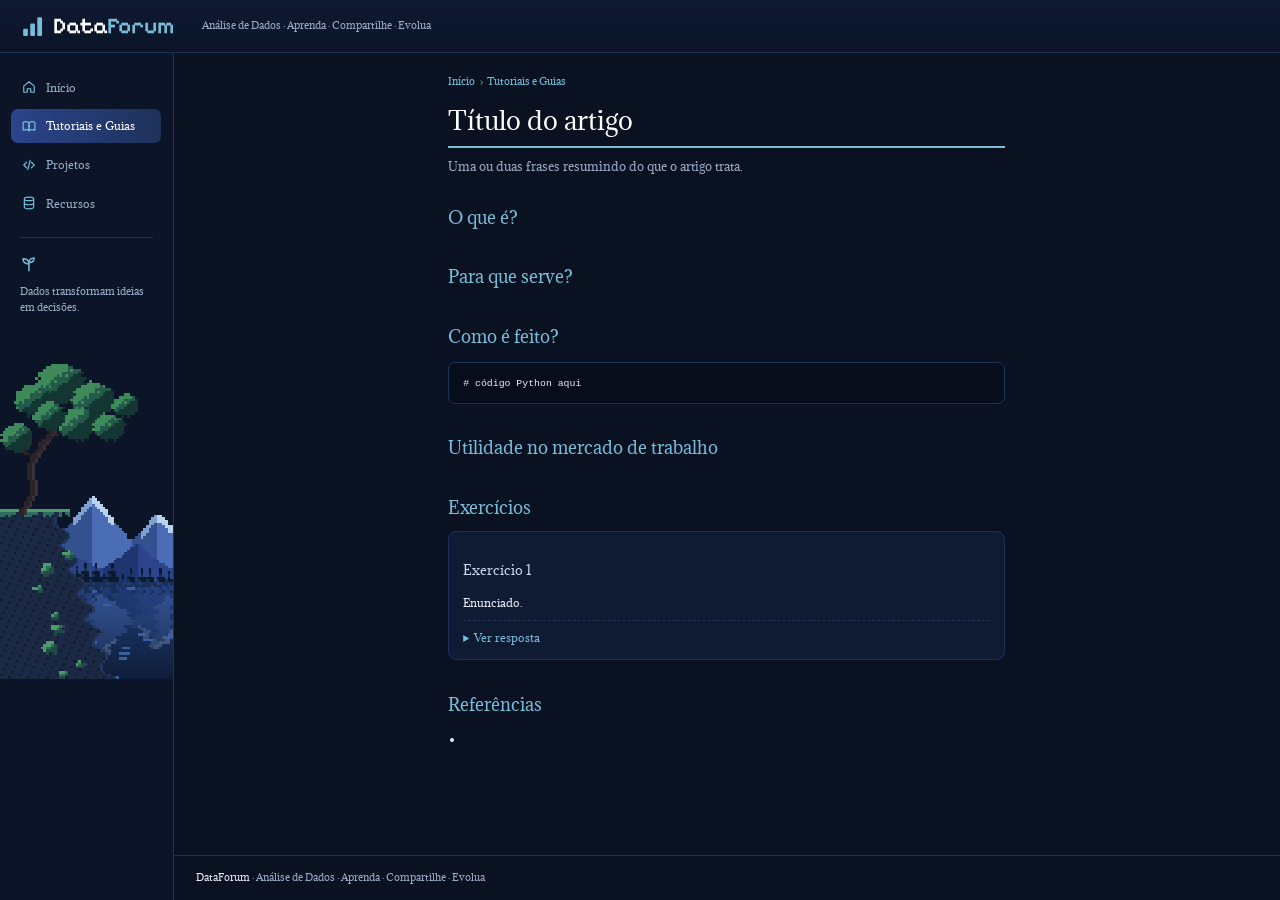
<file: pages/model_article.html>
<!DOCTYPE html>
<html lang="pt-BR">
<head>
    <meta charset="UTF-8">
    <meta name="viewport" content="width=device-width, initial-scale=1.0">
    <title>Título do artigo | DataForum</title>
    <link rel="stylesheet" href="../css/style.css">
    <link rel="shortcut icon" href="favicon.ico" type="image/x-icon">
</head>
<body>
    <header class="topo">
        <a class="marca" href="../index.html">
            <svg class="logo" viewBox="0 0 24 24" fill="none" stroke="currentColor" stroke-width="2" stroke-linecap="round" stroke-linejoin="round" aria-hidden="true"><rect x="3" y="14" width="4.5" height="7" rx="1.2" fill="currentColor" stroke="none"/><rect x="9.75" y="9" width="4.5" height="12" rx="1.2" fill="currentColor" stroke="none"/><rect x="16.5" y="3" width="4.5" height="18" rx="1.2" fill="currentColor" stroke="none"/></svg>
            <span>Data<span class="destaque">Forum</span></span>
        </a>
        <p class="slogan">Análise de Dados · Aprenda · Compartilhe · Evolua</p>
    </header>

    <nav class="lateral" aria-label="Navegação principal">
        <div class="lateral-fixa">
            <ul class="menu">
                <li><a href="../index.html"><svg class="icone" viewBox="0 0 24 24" fill="none" stroke="currentColor" stroke-width="2" stroke-linecap="round" stroke-linejoin="round" aria-hidden="true"><path d="M3 10.5 12 3l9 7.5V20a1 1 0 0 1-1 1h-5v-6H9v6H4a1 1 0 0 1-1-1z"/></svg>Início</a></li>
                <li><a href="tutoriais.html" class="ativo" aria-current="page"><svg class="icone" viewBox="0 0 24 24" fill="none" stroke="currentColor" stroke-width="2" stroke-linecap="round" stroke-linejoin="round" aria-hidden="true"><path d="M2 5.5C5 4.3 9 4.3 12 6.5v13.5c-3-2-7-2-10-.8z"/><path d="M22 5.5c-3-1.2-7-1.2-10 1v13.5c3-2 7-2 10-.8z"/></svg>Tutoriais e Guias</a></li>
                <li><a href="projetos.html"><svg class="icone" viewBox="0 0 24 24" fill="none" stroke="currentColor" stroke-width="2" stroke-linecap="round" stroke-linejoin="round" aria-hidden="true"><path d="m8 7-5 5 5 5"/><path d="m16 7 5 5-5 5"/><path d="m14 4-4 16"/></svg>Projetos</a></li>
                <li><a href="recursos.html"><svg class="icone" viewBox="0 0 24 24" fill="none" stroke="currentColor" stroke-width="2" stroke-linecap="round" stroke-linejoin="round" aria-hidden="true"><ellipse cx="12" cy="5" rx="8" ry="3"/><path d="M4 5v14c0 1.7 3.6 3 8 3s8-1.3 8-3V5"/><path d="M4 12c0 1.7 3.6 3 8 3s8-1.3 8-3"/></svg>Recursos</a></li>
            </ul>
            <div class="frase">
                <svg class="icone" viewBox="0 0 24 24" fill="none" stroke="currentColor" stroke-width="2" stroke-linecap="round" stroke-linejoin="round" aria-hidden="true"><path d="M12 21v-9"/><path d="M12 12C12 8 9 5 4 5c0 4 3 7 8 7z"/><path d="M12 10c0-3 2.5-6 7-6 0 4-3 6-7 6z"/></svg>
                <p>Dados transformam ideias em decisões.</p>
            </div>
            <img class="lateral-arte" src="../img/lateral.svg" alt="">
        </div>
    </nav>

    <main class="leitura">
        <nav class="trilha" aria-label="Você está em">
            <a href="../index.html">Início</a> <span aria-hidden="true">›</span>
            <a href="tutoriais.html">Tutoriais e Guias</a>
        </nav>

        <h1 id="title">
            Título do artigo
        </h1>
        <p class="resumo">
            Uma ou duas frases resumindo do que o artigo trata.
        </p>

        <section id="o-que-e">
            <h2>O que é?</h2>
            <p></p>
        </section>

        <section id="pra-que-serve">
            <h2>Para que serve?</h2>
            <p></p>
        </section>

        <section id="como-e-feito">
            <h2>Como é feito?</h2>
            <p></p>
<pre><code># código Python aqui
</code></pre>
        </section>

        <section id="mercado">
            <h2>Utilidade no mercado de trabalho</h2>
            <p></p>
        </section>

        <section id="exercicios">
            <h2>Exercícios</h2>

            <div class="exercicio">
                <h3>Exercício 1</h3>
                <p>Enunciado.</p>
                <details>
                    <summary>Ver resposta</summary>
<pre><code># resposta
</code></pre>
                </details>
            </div>
        </section>

        <section id="referencias">
            <h2>Referências</h2>
            <ul>
                <li></li>
            </ul>
        </section>
    </main>

    <footer class="rodape">
        <p><strong>DataForum</strong> · Análise de Dados · Aprenda · Compartilhe · Evolua</p>
    </footer>
</body>
</html>
</file>
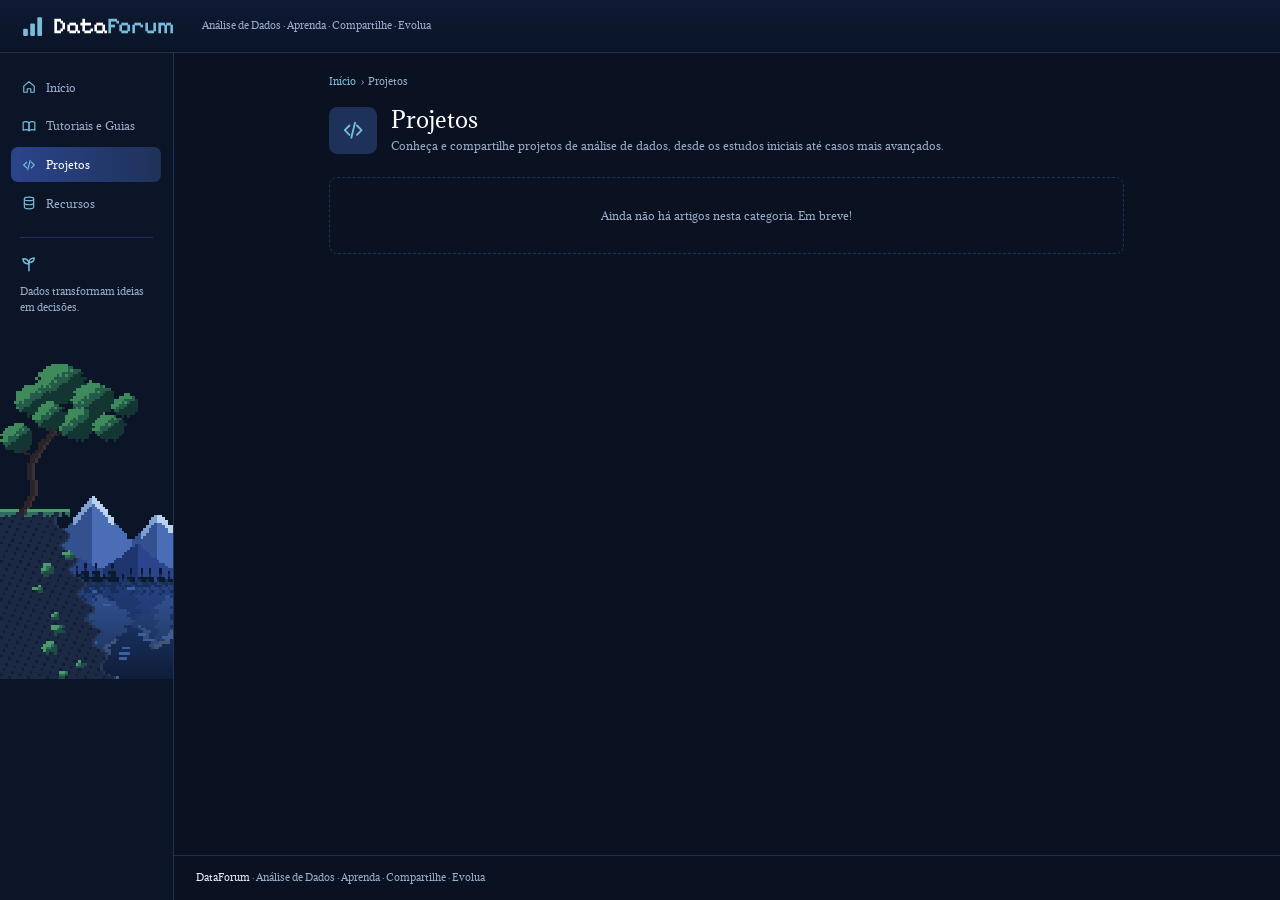
<file: pages/projetos.html>
<!DOCTYPE html>
<html lang="pt-BR">
<head>
    <meta charset="UTF-8">
    <meta name="viewport" content="width=device-width, initial-scale=1.0">
    <title>Projetos | DataForum</title>
    <link rel="stylesheet" href="../css/style.css">
    <link rel="shortcut icon" href="favicon.ico" type="image/x-icon">
</head>
<body>
    <header class="topo">
        <a class="marca" href="../index.html">
            <svg class="logo" viewBox="0 0 24 24" fill="none" stroke="currentColor" stroke-width="2" stroke-linecap="round" stroke-linejoin="round" aria-hidden="true"><rect x="3" y="14" width="4.5" height="7" rx="1.2" fill="currentColor" stroke="none"/><rect x="9.75" y="9" width="4.5" height="12" rx="1.2" fill="currentColor" stroke="none"/><rect x="16.5" y="3" width="4.5" height="18" rx="1.2" fill="currentColor" stroke="none"/></svg>
            <span>Data<span class="destaque">Forum</span></span>
        </a>
        <p class="slogan">Análise de Dados · Aprenda · Compartilhe · Evolua</p>
    </header>

    <nav class="lateral" aria-label="Navegação principal">
        <div class="lateral-fixa">
            <ul class="menu">
                <li><a href="../index.html"><svg class="icone" viewBox="0 0 24 24" fill="none" stroke="currentColor" stroke-width="2" stroke-linecap="round" stroke-linejoin="round" aria-hidden="true"><path d="M3 10.5 12 3l9 7.5V20a1 1 0 0 1-1 1h-5v-6H9v6H4a1 1 0 0 1-1-1z"/></svg>Início</a></li>
                <li><a href="tutoriais.html"><svg class="icone" viewBox="0 0 24 24" fill="none" stroke="currentColor" stroke-width="2" stroke-linecap="round" stroke-linejoin="round" aria-hidden="true"><path d="M2 5.5C5 4.3 9 4.3 12 6.5v13.5c-3-2-7-2-10-.8z"/><path d="M22 5.5c-3-1.2-7-1.2-10 1v13.5c3-2 7-2 10-.8z"/></svg>Tutoriais e Guias</a></li>
                <li><a href="projetos.html" class="ativo" aria-current="page"><svg class="icone" viewBox="0 0 24 24" fill="none" stroke="currentColor" stroke-width="2" stroke-linecap="round" stroke-linejoin="round" aria-hidden="true"><path d="m8 7-5 5 5 5"/><path d="m16 7 5 5-5 5"/><path d="m14 4-4 16"/></svg>Projetos</a></li>
                <li><a href="recursos.html"><svg class="icone" viewBox="0 0 24 24" fill="none" stroke="currentColor" stroke-width="2" stroke-linecap="round" stroke-linejoin="round" aria-hidden="true"><ellipse cx="12" cy="5" rx="8" ry="3"/><path d="M4 5v14c0 1.7 3.6 3 8 3s8-1.3 8-3V5"/><path d="M4 12c0 1.7 3.6 3 8 3s8-1.3 8-3"/></svg>Recursos</a></li>
            </ul>
            <div class="frase">
                <svg class="icone" viewBox="0 0 24 24" fill="none" stroke="currentColor" stroke-width="2" stroke-linecap="round" stroke-linejoin="round" aria-hidden="true"><path d="M12 21v-9"/><path d="M12 12C12 8 9 5 4 5c0 4 3 7 8 7z"/><path d="M12 10c0-3 2.5-6 7-6 0 4-3 6-7 6z"/></svg>
                <p>Dados transformam ideias em decisões.</p>
            </div>
            <img class="lateral-arte" src="../img/lateral.svg" alt="">
        </div>
    </nav>

    <main>
        <nav class="trilha" aria-label="Você está em">
            <a href="../index.html">Início</a> <span aria-hidden="true">›</span> <span>Projetos</span>
        </nav>

        <header class="cabecalho-categoria">
            <span class="categoria-icone icone-projetos"><svg class="icone" viewBox="0 0 24 24" fill="none" stroke="currentColor" stroke-width="2" stroke-linecap="round" stroke-linejoin="round" aria-hidden="true"><path d="m8 7-5 5 5 5"/><path d="m16 7 5 5-5 5"/><path d="m14 4-4 16"/></svg></span>
            <div>
                <h1>Projetos</h1>
                <p>Conheça e compartilhe projetos de análise de dados, desde os estudos iniciais até casos mais avançados.</p>
            </div>
        </header>

        <p class="vazio">Ainda não há artigos nesta categoria. Em breve!</p>
    </main>

    <footer class="rodape">
        <p><strong>DataForum</strong> · Análise de Dados · Aprenda · Compartilhe · Evolua</p>
    </footer>
</body>
</html>
</file>
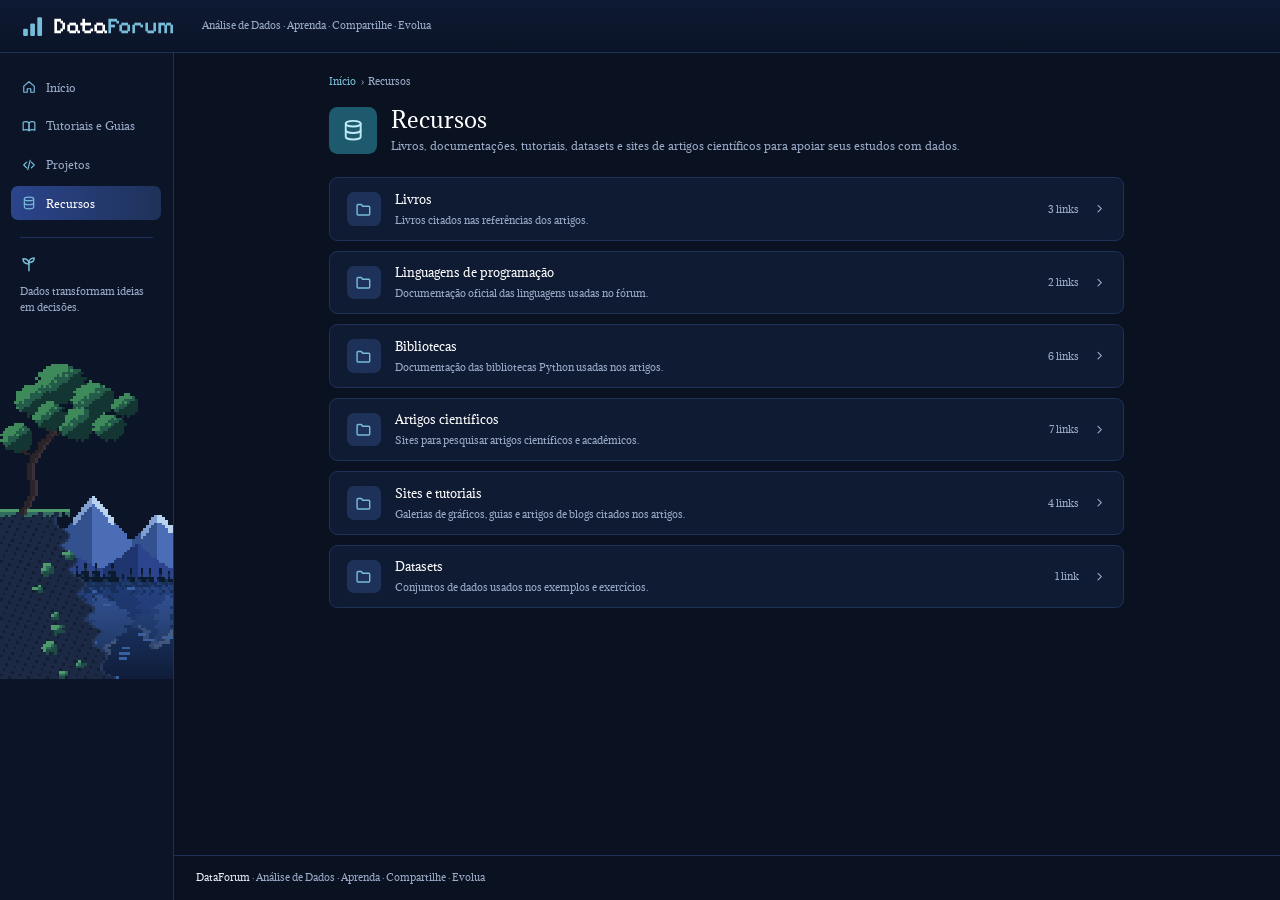
<file: pages/recursos.html>
<!DOCTYPE html>
<html lang="pt-BR">
<head>
    <meta charset="UTF-8">
    <meta name="viewport" content="width=device-width, initial-scale=1.0">
    <title>Recursos | DataForum</title>
    <link rel="stylesheet" href="../css/style.css">
    <link rel="shortcut icon" href="favicon.ico" type="image/x-icon">
</head>
<body>
    <header class="topo">
        <a class="marca" href="../index.html">
            <svg class="logo" viewBox="0 0 24 24" fill="none" stroke="currentColor" stroke-width="2" stroke-linecap="round" stroke-linejoin="round" aria-hidden="true"><rect x="3" y="14" width="4.5" height="7" rx="1.2" fill="currentColor" stroke="none"/><rect x="9.75" y="9" width="4.5" height="12" rx="1.2" fill="currentColor" stroke="none"/><rect x="16.5" y="3" width="4.5" height="18" rx="1.2" fill="currentColor" stroke="none"/></svg>
            <span>Data<span class="destaque">Forum</span></span>
        </a>
        <p class="slogan">Análise de Dados · Aprenda · Compartilhe · Evolua</p>
    </header>

    <nav class="lateral" aria-label="Navegação principal">
        <div class="lateral-fixa">
            <ul class="menu">
                <li><a href="../index.html"><svg class="icone" viewBox="0 0 24 24" fill="none" stroke="currentColor" stroke-width="2" stroke-linecap="round" stroke-linejoin="round" aria-hidden="true"><path d="M3 10.5 12 3l9 7.5V20a1 1 0 0 1-1 1h-5v-6H9v6H4a1 1 0 0 1-1-1z"/></svg>Início</a></li>
                <li><a href="tutoriais.html"><svg class="icone" viewBox="0 0 24 24" fill="none" stroke="currentColor" stroke-width="2" stroke-linecap="round" stroke-linejoin="round" aria-hidden="true"><path d="M2 5.5C5 4.3 9 4.3 12 6.5v13.5c-3-2-7-2-10-.8z"/><path d="M22 5.5c-3-1.2-7-1.2-10 1v13.5c3-2 7-2 10-.8z"/></svg>Tutoriais e Guias</a></li>
                <li><a href="projetos.html"><svg class="icone" viewBox="0 0 24 24" fill="none" stroke="currentColor" stroke-width="2" stroke-linecap="round" stroke-linejoin="round" aria-hidden="true"><path d="m8 7-5 5 5 5"/><path d="m16 7 5 5-5 5"/><path d="m14 4-4 16"/></svg>Projetos</a></li>
                <li><a href="recursos.html" class="ativo" aria-current="page"><svg class="icone" viewBox="0 0 24 24" fill="none" stroke="currentColor" stroke-width="2" stroke-linecap="round" stroke-linejoin="round" aria-hidden="true"><ellipse cx="12" cy="5" rx="8" ry="3"/><path d="M4 5v14c0 1.7 3.6 3 8 3s8-1.3 8-3V5"/><path d="M4 12c0 1.7 3.6 3 8 3s8-1.3 8-3"/></svg>Recursos</a></li>
            </ul>
            <div class="frase">
                <svg class="icone" viewBox="0 0 24 24" fill="none" stroke="currentColor" stroke-width="2" stroke-linecap="round" stroke-linejoin="round" aria-hidden="true"><path d="M12 21v-9"/><path d="M12 12C12 8 9 5 4 5c0 4 3 7 8 7z"/><path d="M12 10c0-3 2.5-6 7-6 0 4-3 6-7 6z"/></svg>
                <p>Dados transformam ideias em decisões.</p>
            </div>
            <img class="lateral-arte" src="../img/lateral.svg" alt="">
        </div>
    </nav>

    <main>
        <nav class="trilha" aria-label="Você está em">
            <a href="../index.html">Início</a> <span aria-hidden="true">›</span> <span>Recursos</span>
        </nav>

        <header class="cabecalho-categoria">
            <span class="categoria-icone icone-recursos"><svg class="icone" viewBox="0 0 24 24" fill="none" stroke="currentColor" stroke-width="2" stroke-linecap="round" stroke-linejoin="round" aria-hidden="true"><ellipse cx="12" cy="5" rx="8" ry="3"/><path d="M4 5v14c0 1.7 3.6 3 8 3s8-1.3 8-3V5"/><path d="M4 12c0 1.7 3.6 3 8 3s8-1.3 8-3"/></svg></span>
            <div>
                <h1>Recursos</h1>
                <p>Livros, documentações, tutoriais, datasets e sites de artigos científicos para apoiar seus estudos com dados.</p>
            </div>
        </header>

        <div class="pastas">
            <details class="pasta">
                <summary>
                    <span class="pasta-icone"><svg class="icone" viewBox="0 0 24 24" fill="none" stroke="currentColor" stroke-width="2" stroke-linecap="round" stroke-linejoin="round" aria-hidden="true"><path d="M3 6.5A1.5 1.5 0 0 1 4.5 5H9l2 2.5h8.5A1.5 1.5 0 0 1 21 9v9.5a1.5 1.5 0 0 1-1.5 1.5h-15A1.5 1.5 0 0 1 3 18.5z"/></svg></span>
                    <span class="pasta-titulo"><strong>Livros</strong><span>Livros citados nas referências dos artigos.</span></span>
                    <span class="pasta-contagem">3 links</span>
                    <svg class="icone seta" viewBox="0 0 24 24" fill="none" stroke="currentColor" stroke-width="2" stroke-linecap="round" stroke-linejoin="round" aria-hidden="true"><path d="m9 6 6 6-6 6"/></svg>
                </summary>
                <ul class="lista-links">
                    <li>
                        <a href="https://wesmckinney.com/book/" target="_blank" rel="noopener">
                            <span class="link-texto"><strong>Python para Análise de Dados</strong><span>Wes McKinney, criador do pandas. Versão online gratuita (em inglês).</span></span>
                            <svg class="icone" viewBox="0 0 24 24" fill="none" stroke="currentColor" stroke-width="2" stroke-linecap="round" stroke-linejoin="round" aria-hidden="true"><path d="M14 4h6v6"/><path d="m20 4-9 9"/><path d="M18 14v5a1 1 0 0 1-1 1H5a1 1 0 0 1-1-1V7a1 1 0 0 1 1-1h5"/></svg>
                        </a>
                    </li>
                    <li>
                        <a href="https://jakevdp.github.io/PythonDataScienceHandbook/" target="_blank" rel="noopener">
                            <span class="link-texto"><strong>Python Data Science Handbook</strong><span>Jake VanderPlas. Versão online gratuita (em inglês).</span></span>
                            <svg class="icone" viewBox="0 0 24 24" fill="none" stroke="currentColor" stroke-width="2" stroke-linecap="round" stroke-linejoin="round" aria-hidden="true"><path d="M14 4h6v6"/><path d="m20 4-9 9"/><path d="M18 14v5a1 1 0 0 1-1 1H5a1 1 0 0 1-1-1V7a1 1 0 0 1 1-1h5"/></svg>
                        </a>
                    </li>
                    <li>
                        <a href="https://www.itl.nist.gov/div898/handbook/" target="_blank" rel="noopener">
                            <span class="link-texto"><strong>NIST/SEMATECH e-Handbook of Statistical Methods</strong><span>Manual de estatística do NIST, com histograma, gráficos de controle e outras técnicas. Gratuito online (em inglês).</span></span>
                            <svg class="icone" viewBox="0 0 24 24" fill="none" stroke="currentColor" stroke-width="2" stroke-linecap="round" stroke-linejoin="round" aria-hidden="true"><path d="M14 4h6v6"/><path d="m20 4-9 9"/><path d="M18 14v5a1 1 0 0 1-1 1H5a1 1 0 0 1-1-1V7a1 1 0 0 1 1-1h5"/></svg>
                        </a>
                    </li>
                </ul>
            </details>
            <details class="pasta">
                <summary>
                    <span class="pasta-icone"><svg class="icone" viewBox="0 0 24 24" fill="none" stroke="currentColor" stroke-width="2" stroke-linecap="round" stroke-linejoin="round" aria-hidden="true"><path d="M3 6.5A1.5 1.5 0 0 1 4.5 5H9l2 2.5h8.5A1.5 1.5 0 0 1 21 9v9.5a1.5 1.5 0 0 1-1.5 1.5h-15A1.5 1.5 0 0 1 3 18.5z"/></svg></span>
                    <span class="pasta-titulo"><strong>Linguagens de programação</strong><span>Documentação oficial das linguagens usadas no fórum.</span></span>
                    <span class="pasta-contagem">2 links</span>
                    <svg class="icone seta" viewBox="0 0 24 24" fill="none" stroke="currentColor" stroke-width="2" stroke-linecap="round" stroke-linejoin="round" aria-hidden="true"><path d="m9 6 6 6-6 6"/></svg>
                </summary>
                <ul class="lista-links">
                    <li>
                        <a href="https://docs.python.org/pt-br/3/" target="_blank" rel="noopener">
                            <span class="link-texto"><strong>Documentação do Python</strong><span>Documentação oficial do Python 3, em português.</span></span>
                            <svg class="icone" viewBox="0 0 24 24" fill="none" stroke="currentColor" stroke-width="2" stroke-linecap="round" stroke-linejoin="round" aria-hidden="true"><path d="M14 4h6v6"/><path d="m20 4-9 9"/><path d="M18 14v5a1 1 0 0 1-1 1H5a1 1 0 0 1-1-1V7a1 1 0 0 1 1-1h5"/></svg>
                        </a>
                    </li>
                    <li>
                        <a href="https://docs.python.org/pt-br/3/tutorial/" target="_blank" rel="noopener">
                            <span class="link-texto"><strong>Tutorial oficial do Python</strong><span>O tutorial da própria documentação, ótimo para revisar o básico.</span></span>
                            <svg class="icone" viewBox="0 0 24 24" fill="none" stroke="currentColor" stroke-width="2" stroke-linecap="round" stroke-linejoin="round" aria-hidden="true"><path d="M14 4h6v6"/><path d="m20 4-9 9"/><path d="M18 14v5a1 1 0 0 1-1 1H5a1 1 0 0 1-1-1V7a1 1 0 0 1 1-1h5"/></svg>
                        </a>
                    </li>
                </ul>
            </details>
            <details class="pasta">
                <summary>
                    <span class="pasta-icone"><svg class="icone" viewBox="0 0 24 24" fill="none" stroke="currentColor" stroke-width="2" stroke-linecap="round" stroke-linejoin="round" aria-hidden="true"><path d="M3 6.5A1.5 1.5 0 0 1 4.5 5H9l2 2.5h8.5A1.5 1.5 0 0 1 21 9v9.5a1.5 1.5 0 0 1-1.5 1.5h-15A1.5 1.5 0 0 1 3 18.5z"/></svg></span>
                    <span class="pasta-titulo"><strong>Bibliotecas</strong><span>Documentação das bibliotecas Python usadas nos artigos.</span></span>
                    <span class="pasta-contagem">6 links</span>
                    <svg class="icone seta" viewBox="0 0 24 24" fill="none" stroke="currentColor" stroke-width="2" stroke-linecap="round" stroke-linejoin="round" aria-hidden="true"><path d="m9 6 6 6-6 6"/></svg>
                </summary>
                <ul class="lista-links">
                    <li>
                        <a href="https://pandas.pydata.org/docs/" target="_blank" rel="noopener">
                            <span class="link-texto"><strong>pandas</strong><span>Leitura e manipulação de tabelas de dados (DataFrames).</span></span>
                            <svg class="icone" viewBox="0 0 24 24" fill="none" stroke="currentColor" stroke-width="2" stroke-linecap="round" stroke-linejoin="round" aria-hidden="true"><path d="M14 4h6v6"/><path d="m20 4-9 9"/><path d="M18 14v5a1 1 0 0 1-1 1H5a1 1 0 0 1-1-1V7a1 1 0 0 1 1-1h5"/></svg>
                        </a>
                    </li>
                    <li>
                        <a href="https://numpy.org/doc/stable/" target="_blank" rel="noopener">
                            <span class="link-texto"><strong>NumPy</strong><span>Cálculos numéricos com arrays.</span></span>
                            <svg class="icone" viewBox="0 0 24 24" fill="none" stroke="currentColor" stroke-width="2" stroke-linecap="round" stroke-linejoin="round" aria-hidden="true"><path d="M14 4h6v6"/><path d="m20 4-9 9"/><path d="M18 14v5a1 1 0 0 1-1 1H5a1 1 0 0 1-1-1V7a1 1 0 0 1 1-1h5"/></svg>
                        </a>
                    </li>
                    <li>
                        <a href="https://matplotlib.org/stable/" target="_blank" rel="noopener">
                            <span class="link-texto"><strong>Matplotlib</strong><span>Criação de gráficos.</span></span>
                            <svg class="icone" viewBox="0 0 24 24" fill="none" stroke="currentColor" stroke-width="2" stroke-linecap="round" stroke-linejoin="round" aria-hidden="true"><path d="M14 4h6v6"/><path d="m20 4-9 9"/><path d="M18 14v5a1 1 0 0 1-1 1H5a1 1 0 0 1-1-1V7a1 1 0 0 1 1-1h5"/></svg>
                        </a>
                    </li>
                    <li>
                        <a href="https://seaborn.pydata.org/" target="_blank" rel="noopener">
                            <span class="link-texto"><strong>Seaborn</strong><span>Gráficos estatísticos e datasets de exemplo, como o dos pinguins.</span></span>
                            <svg class="icone" viewBox="0 0 24 24" fill="none" stroke="currentColor" stroke-width="2" stroke-linecap="round" stroke-linejoin="round" aria-hidden="true"><path d="M14 4h6v6"/><path d="m20 4-9 9"/><path d="M18 14v5a1 1 0 0 1-1 1H5a1 1 0 0 1-1-1V7a1 1 0 0 1 1-1h5"/></svg>
                        </a>
                    </li>
                    <li>
                        <a href="https://docs.scipy.org/doc/scipy/" target="_blank" rel="noopener">
                            <span class="link-texto"><strong>SciPy</strong><span>Estatística e cálculo científico, como a curva normal e o QQ-plot.</span></span>
                            <svg class="icone" viewBox="0 0 24 24" fill="none" stroke="currentColor" stroke-width="2" stroke-linecap="round" stroke-linejoin="round" aria-hidden="true"><path d="M14 4h6v6"/><path d="m20 4-9 9"/><path d="M18 14v5a1 1 0 0 1-1 1H5a1 1 0 0 1-1-1V7a1 1 0 0 1 1-1h5"/></svg>
                        </a>
                    </li>
                    <li>
                        <a href="https://docs.streamlit.io/" target="_blank" rel="noopener">
                            <span class="link-texto"><strong>Streamlit</strong><span>Criação de aplicações web e dashboards de dados em Python.</span></span>
                            <svg class="icone" viewBox="0 0 24 24" fill="none" stroke="currentColor" stroke-width="2" stroke-linecap="round" stroke-linejoin="round" aria-hidden="true"><path d="M14 4h6v6"/><path d="m20 4-9 9"/><path d="M18 14v5a1 1 0 0 1-1 1H5a1 1 0 0 1-1-1V7a1 1 0 0 1 1-1h5"/></svg>
                        </a>
                    </li>
                </ul>
            </details>
            <details class="pasta">
                <summary>
                    <span class="pasta-icone"><svg class="icone" viewBox="0 0 24 24" fill="none" stroke="currentColor" stroke-width="2" stroke-linecap="round" stroke-linejoin="round" aria-hidden="true"><path d="M3 6.5A1.5 1.5 0 0 1 4.5 5H9l2 2.5h8.5A1.5 1.5 0 0 1 21 9v9.5a1.5 1.5 0 0 1-1.5 1.5h-15A1.5 1.5 0 0 1 3 18.5z"/></svg></span>
                    <span class="pasta-titulo"><strong>Artigos científicos</strong><span>Sites para pesquisar artigos científicos e acadêmicos.</span></span>
                    <span class="pasta-contagem">7 links</span>
                    <svg class="icone seta" viewBox="0 0 24 24" fill="none" stroke="currentColor" stroke-width="2" stroke-linecap="round" stroke-linejoin="round" aria-hidden="true"><path d="m9 6 6 6-6 6"/></svg>
                </summary>
                <ul class="lista-links">
                    <li>
                        <a href="https://ieeexplore.ieee.org/" target="_blank" rel="noopener">
                            <span class="link-texto"><strong>IEEE Xplore</strong><span>Artigos de engenharia, computação e tecnologia publicados pelo IEEE.</span></span>
                            <svg class="icone" viewBox="0 0 24 24" fill="none" stroke="currentColor" stroke-width="2" stroke-linecap="round" stroke-linejoin="round" aria-hidden="true"><path d="M14 4h6v6"/><path d="m20 4-9 9"/><path d="M18 14v5a1 1 0 0 1-1 1H5a1 1 0 0 1-1-1V7a1 1 0 0 1 1-1h5"/></svg>
                        </a>
                    </li>
                    <li>
                        <a href="https://dl.acm.org/" target="_blank" rel="noopener">
                            <span class="link-texto"><strong>ACM Digital Library</strong><span>Publicações da ACM sobre computação.</span></span>
                            <svg class="icone" viewBox="0 0 24 24" fill="none" stroke="currentColor" stroke-width="2" stroke-linecap="round" stroke-linejoin="round" aria-hidden="true"><path d="M14 4h6v6"/><path d="m20 4-9 9"/><path d="M18 14v5a1 1 0 0 1-1 1H5a1 1 0 0 1-1-1V7a1 1 0 0 1 1-1h5"/></svg>
                        </a>
                    </li>
                    <li>
                        <a href="https://scholar.google.com/" target="_blank" rel="noopener">
                            <span class="link-texto"><strong>Google Acadêmico</strong><span>Busca de artigos em diversas bases ao mesmo tempo.</span></span>
                            <svg class="icone" viewBox="0 0 24 24" fill="none" stroke="currentColor" stroke-width="2" stroke-linecap="round" stroke-linejoin="round" aria-hidden="true"><path d="M14 4h6v6"/><path d="m20 4-9 9"/><path d="M18 14v5a1 1 0 0 1-1 1H5a1 1 0 0 1-1-1V7a1 1 0 0 1 1-1h5"/></svg>
                        </a>
                    </li>
                    <li>
                        <a href="https://arxiv.org/" target="_blank" rel="noopener">
                            <span class="link-texto"><strong>arXiv</strong><span>Artigos de acesso aberto, muito usado em ciência de dados e IA.</span></span>
                            <svg class="icone" viewBox="0 0 24 24" fill="none" stroke="currentColor" stroke-width="2" stroke-linecap="round" stroke-linejoin="round" aria-hidden="true"><path d="M14 4h6v6"/><path d="m20 4-9 9"/><path d="M18 14v5a1 1 0 0 1-1 1H5a1 1 0 0 1-1-1V7a1 1 0 0 1 1-1h5"/></svg>
                        </a>
                    </li>
                    <li>
                        <a href="https://www.scielo.org/" target="_blank" rel="noopener">
                            <span class="link-texto"><strong>SciELO</strong><span>Periódicos científicos brasileiros e latino-americanos.</span></span>
                            <svg class="icone" viewBox="0 0 24 24" fill="none" stroke="currentColor" stroke-width="2" stroke-linecap="round" stroke-linejoin="round" aria-hidden="true"><path d="M14 4h6v6"/><path d="m20 4-9 9"/><path d="M18 14v5a1 1 0 0 1-1 1H5a1 1 0 0 1-1-1V7a1 1 0 0 1 1-1h5"/></svg>
                        </a>
                    </li>
                    <li>
                        <a href="https://www.periodicos.capes.gov.br/" target="_blank" rel="noopener">
                            <span class="link-texto"><strong>Portal de Periódicos da CAPES</strong><span>Acesso a periódicos científicos, com acesso ampliado pela rede de instituições.</span></span>
                            <svg class="icone" viewBox="0 0 24 24" fill="none" stroke="currentColor" stroke-width="2" stroke-linecap="round" stroke-linejoin="round" aria-hidden="true"><path d="M14 4h6v6"/><path d="m20 4-9 9"/><path d="M18 14v5a1 1 0 0 1-1 1H5a1 1 0 0 1-1-1V7a1 1 0 0 1 1-1h5"/></svg>
                        </a>
                    </li>
                    <li>
                        <a href="https://arxiv.org/abs/1911.00568" target="_blank" rel="noopener">
                            <span class="link-texto"><strong>Goals, Process, and Challenges of Exploratory Data Analysis</strong><span>Wongsuphasawat, Liu e Heer (2019). Entrevistas com analistas sobre como a EDA é feita na prática (em inglês).</span></span>
                            <svg class="icone" viewBox="0 0 24 24" fill="none" stroke="currentColor" stroke-width="2" stroke-linecap="round" stroke-linejoin="round" aria-hidden="true"><path d="M14 4h6v6"/><path d="m20 4-9 9"/><path d="M18 14v5a1 1 0 0 1-1 1H5a1 1 0 0 1-1-1V7a1 1 0 0 1 1-1h5"/></svg>
                        </a>
                    </li>
                </ul>
            </details>
            <details class="pasta">
                <summary>
                    <span class="pasta-icone"><svg class="icone" viewBox="0 0 24 24" fill="none" stroke="currentColor" stroke-width="2" stroke-linecap="round" stroke-linejoin="round" aria-hidden="true"><path d="M3 6.5A1.5 1.5 0 0 1 4.5 5H9l2 2.5h8.5A1.5 1.5 0 0 1 21 9v9.5a1.5 1.5 0 0 1-1.5 1.5h-15A1.5 1.5 0 0 1 3 18.5z"/></svg></span>
                    <span class="pasta-titulo"><strong>Sites e tutoriais</strong><span>Galerias de gráficos, guias e artigos de blogs citados nos artigos.</span></span>
                    <span class="pasta-contagem">4 links</span>
                    <svg class="icone seta" viewBox="0 0 24 24" fill="none" stroke="currentColor" stroke-width="2" stroke-linecap="round" stroke-linejoin="round" aria-hidden="true"><path d="m9 6 6 6-6 6"/></svg>
                </summary>
                <ul class="lista-links">
                    <li>
                        <a href="https://python-graph-gallery.com/" target="_blank" rel="noopener">
                            <span class="link-texto"><strong>The Python Graph Gallery</strong><span>Centenas de gráficos feitos em Python, com o código de cada um (em inglês).</span></span>
                            <svg class="icone" viewBox="0 0 24 24" fill="none" stroke="currentColor" stroke-width="2" stroke-linecap="round" stroke-linejoin="round" aria-hidden="true"><path d="M14 4h6v6"/><path d="m20 4-9 9"/><path d="M18 14v5a1 1 0 0 1-1 1H5a1 1 0 0 1-1-1V7a1 1 0 0 1 1-1h5"/></svg>
                        </a>
                    </li>
                    <li>
                        <a href="https://www.comet.com/site/blog/different-plots-used-in-exploratory-data-analysis-eda/" target="_blank" rel="noopener">
                            <span class="link-texto"><strong>Different Plots Used in EDA</strong><span>Blog da Comet sobre os gráficos mais usados na análise exploratória (em inglês).</span></span>
                            <svg class="icone" viewBox="0 0 24 24" fill="none" stroke="currentColor" stroke-width="2" stroke-linecap="round" stroke-linejoin="round" aria-hidden="true"><path d="M14 4h6v6"/><path d="m20 4-9 9"/><path d="M18 14v5a1 1 0 0 1-1 1H5a1 1 0 0 1-1-1V7a1 1 0 0 1 1-1h5"/></svg>
                        </a>
                    </li>
                    <li>
                        <a href="https://www.6sigma.us/?p=588" target="_blank" rel="noopener">
                            <span class="link-texto"><strong>Six Sigma Tools</strong><span>6sigma.us. Histograma, Pareto, gráfico de controle e outras ferramentas de qualidade (em inglês).</span></span>
                            <svg class="icone" viewBox="0 0 24 24" fill="none" stroke="currentColor" stroke-width="2" stroke-linecap="round" stroke-linejoin="round" aria-hidden="true"><path d="M14 4h6v6"/><path d="m20 4-9 9"/><path d="M18 14v5a1 1 0 0 1-1 1H5a1 1 0 0 1-1-1V7a1 1 0 0 1 1-1h5"/></svg>
                        </a>
                    </li>
                    <li>
                        <a href="https://www.ibm.com/br-pt/think/topics/data-management" target="_blank" rel="noopener">
                            <span class="link-texto"><strong>O que é gerenciamento de dados?</strong><span>IBM. Introdução ao gerenciamento de dados nas empresas, em português.</span></span>
                            <svg class="icone" viewBox="0 0 24 24" fill="none" stroke="currentColor" stroke-width="2" stroke-linecap="round" stroke-linejoin="round" aria-hidden="true"><path d="M14 4h6v6"/><path d="m20 4-9 9"/><path d="M18 14v5a1 1 0 0 1-1 1H5a1 1 0 0 1-1-1V7a1 1 0 0 1 1-1h5"/></svg>
                        </a>
                    </li>
                </ul>
            </details>
            <details class="pasta">
                <summary>
                    <span class="pasta-icone"><svg class="icone" viewBox="0 0 24 24" fill="none" stroke="currentColor" stroke-width="2" stroke-linecap="round" stroke-linejoin="round" aria-hidden="true"><path d="M3 6.5A1.5 1.5 0 0 1 4.5 5H9l2 2.5h8.5A1.5 1.5 0 0 1 21 9v9.5a1.5 1.5 0 0 1-1.5 1.5h-15A1.5 1.5 0 0 1 3 18.5z"/></svg></span>
                    <span class="pasta-titulo"><strong>Datasets</strong><span>Conjuntos de dados usados nos exemplos e exercícios.</span></span>
                    <span class="pasta-contagem">1 link</span>
                    <svg class="icone seta" viewBox="0 0 24 24" fill="none" stroke="currentColor" stroke-width="2" stroke-linecap="round" stroke-linejoin="round" aria-hidden="true"><path d="m9 6 6 6-6 6"/></svg>
                </summary>
                <ul class="lista-links">
                    <li>
                        <a href="https://allisonhorst.github.io/palmerpenguins/" target="_blank" rel="noopener">
                            <span class="link-texto"><strong>Palmer Penguins</strong><span>Dataset dos pinguins de Palmer, usado em todos os artigos do fórum (em inglês).</span></span>
                            <svg class="icone" viewBox="0 0 24 24" fill="none" stroke="currentColor" stroke-width="2" stroke-linecap="round" stroke-linejoin="round" aria-hidden="true"><path d="M14 4h6v6"/><path d="m20 4-9 9"/><path d="M18 14v5a1 1 0 0 1-1 1H5a1 1 0 0 1-1-1V7a1 1 0 0 1 1-1h5"/></svg>
                        </a>
                    </li>
                </ul>
            </details>
        </div>
    </main>

    <footer class="rodape">
        <p><strong>DataForum</strong> · Análise de Dados · Aprenda · Compartilhe · Evolua</p>
    </footer>
</body>
</html>
</file>
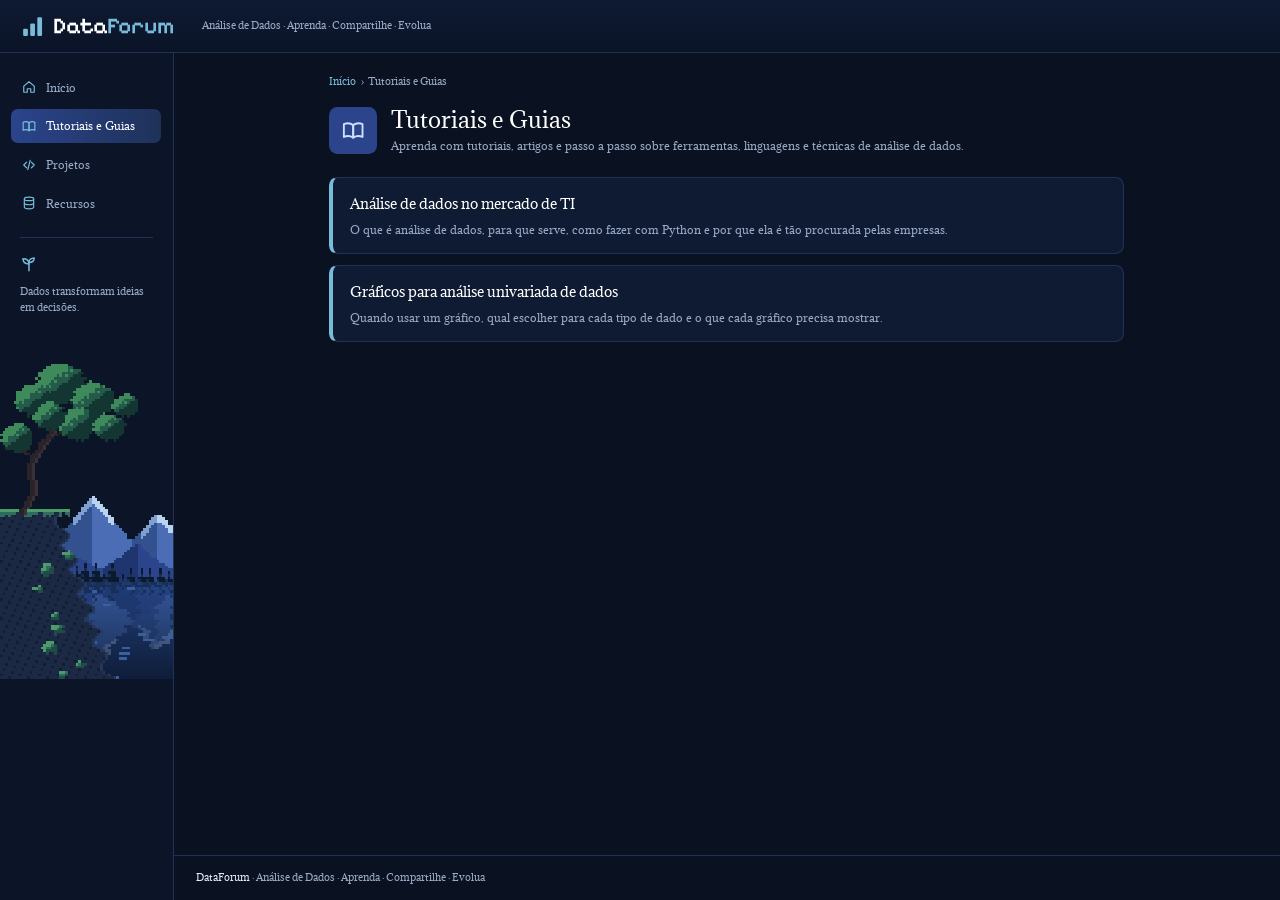
<file: pages/tutoriais.html>
<!DOCTYPE html>
<html lang="pt-BR">
<head>
    <meta charset="UTF-8">
    <meta name="viewport" content="width=device-width, initial-scale=1.0">
    <title>Tutoriais e Guias | DataForum</title>
    <link rel="stylesheet" href="../css/style.css">
    <link rel="shortcut icon" href="favicon.ico" type="image/x-icon">
</head>
<body>
    <header class="topo">
        <a class="marca" href="../index.html">
            <svg class="logo" viewBox="0 0 24 24" fill="none" stroke="currentColor" stroke-width="2" stroke-linecap="round" stroke-linejoin="round" aria-hidden="true"><rect x="3" y="14" width="4.5" height="7" rx="1.2" fill="currentColor" stroke="none"/><rect x="9.75" y="9" width="4.5" height="12" rx="1.2" fill="currentColor" stroke="none"/><rect x="16.5" y="3" width="4.5" height="18" rx="1.2" fill="currentColor" stroke="none"/></svg>
            <span>Data<span class="destaque">Forum</span></span>
        </a>
        <p class="slogan">Análise de Dados · Aprenda · Compartilhe · Evolua</p>
    </header>

    <nav class="lateral" aria-label="Navegação principal">
        <div class="lateral-fixa">
            <ul class="menu">
                <li><a href="../index.html"><svg class="icone" viewBox="0 0 24 24" fill="none" stroke="currentColor" stroke-width="2" stroke-linecap="round" stroke-linejoin="round" aria-hidden="true"><path d="M3 10.5 12 3l9 7.5V20a1 1 0 0 1-1 1h-5v-6H9v6H4a1 1 0 0 1-1-1z"/></svg>Início</a></li>
                <li><a href="tutoriais.html" class="ativo" aria-current="page"><svg class="icone" viewBox="0 0 24 24" fill="none" stroke="currentColor" stroke-width="2" stroke-linecap="round" stroke-linejoin="round" aria-hidden="true"><path d="M2 5.5C5 4.3 9 4.3 12 6.5v13.5c-3-2-7-2-10-.8z"/><path d="M22 5.5c-3-1.2-7-1.2-10 1v13.5c3-2 7-2 10-.8z"/></svg>Tutoriais e Guias</a></li>
                <li><a href="projetos.html"><svg class="icone" viewBox="0 0 24 24" fill="none" stroke="currentColor" stroke-width="2" stroke-linecap="round" stroke-linejoin="round" aria-hidden="true"><path d="m8 7-5 5 5 5"/><path d="m16 7 5 5-5 5"/><path d="m14 4-4 16"/></svg>Projetos</a></li>
                <li><a href="recursos.html"><svg class="icone" viewBox="0 0 24 24" fill="none" stroke="currentColor" stroke-width="2" stroke-linecap="round" stroke-linejoin="round" aria-hidden="true"><ellipse cx="12" cy="5" rx="8" ry="3"/><path d="M4 5v14c0 1.7 3.6 3 8 3s8-1.3 8-3V5"/><path d="M4 12c0 1.7 3.6 3 8 3s8-1.3 8-3"/></svg>Recursos</a></li>
            </ul>
            <div class="frase">
                <svg class="icone" viewBox="0 0 24 24" fill="none" stroke="currentColor" stroke-width="2" stroke-linecap="round" stroke-linejoin="round" aria-hidden="true"><path d="M12 21v-9"/><path d="M12 12C12 8 9 5 4 5c0 4 3 7 8 7z"/><path d="M12 10c0-3 2.5-6 7-6 0 4-3 6-7 6z"/></svg>
                <p>Dados transformam ideias em decisões.</p>
            </div>
            <img class="lateral-arte" src="../img/lateral.svg" alt="">
        </div>
    </nav>

    <main>
        <nav class="trilha" aria-label="Você está em">
            <a href="../index.html">Início</a> <span aria-hidden="true">›</span> <span>Tutoriais e Guias</span>
        </nav>

        <header class="cabecalho-categoria">
            <span class="categoria-icone icone-tutoriais"><svg class="icone" viewBox="0 0 24 24" fill="none" stroke="currentColor" stroke-width="2" stroke-linecap="round" stroke-linejoin="round" aria-hidden="true"><path d="M2 5.5C5 4.3 9 4.3 12 6.5v13.5c-3-2-7-2-10-.8z"/><path d="M22 5.5c-3-1.2-7-1.2-10 1v13.5c3-2 7-2 10-.8z"/></svg></span>
            <div>
                <h1>Tutoriais e Guias</h1>
                <p>Aprenda com tutoriais, artigos e passo a passo sobre ferramentas, linguagens e técnicas de análise de dados.</p>
            </div>
        </header>

        <div class="lista-artigos">
            <a class="card" href="analise_dados_mercado_ti.html">
                <h2>Análise de dados no mercado de TI</h2>
                <p>O que é análise de dados, para que serve, como fazer com Python e por que ela é tão procurada pelas empresas.</p>
            </a>
            <a class="card" href="graficos_analise_univariada.html">
                <h2>Gráficos para análise univariada de dados</h2>
                <p>Quando usar um gráfico, qual escolher para cada tipo de dado e o que cada gráfico precisa mostrar.</p>
            </a>
        </div>
    </main>

    <footer class="rodape">
        <p><strong>DataForum</strong> · Análise de Dados · Aprenda · Compartilhe · Evolua</p>
    </footer>
</body>
</html>
</file>
<file: css/style.css>
/* ===== Fontes ===== */
@import url("https://fonts.googleapis.com/css2?family=Adamina&family=Pixelify+Sans:wght@400..700&display=swap");

/* ===== Paleta do fórum ===== */
:root {
    --azul-primario: #3339A6;
    --azul-medio: #2B448C;
    --azul-escuro: #1E3259;
    --azul-claro: #77BDD9;
    --preto: #0D0D0D;

    /* tons escuros derivados da paleta, usados nos fundos */
    --fundo: #0A1120;
    --fundo-lateral: #0C1528;
    --superficie: #0F1B33;
    --superficie-hover: #142445;
    --borda: var(--azul-escuro);
    --texto: #E6ECF6;
    --texto-suave: #9AABC8;

    --fonte-titulo: "Pixelify Sans", "Courier New", monospace;
    --fonte-texto: "Adamina", Georgia, "Times New Roman", serif;
    --fonte-codigo: "Fira Code", Consolas, "Courier New", monospace;

    /* Tamanho geral do site: 1 = 100%. Mude só este número para aumentar ou diminuir tudo. */
    --escala: 0.7;

    --raio: 0.75rem;
    --largura-lateral: 15.5rem;
    --altura-topo: 4.75rem;
}

/* ===== Base ===== */
* {
    box-sizing: border-box;
}

html {
    font-size: calc(16px * var(--escala));
    scroll-padding-top: calc(var(--altura-topo) + 1rem);
}

body {
    margin: 0;
    min-height: 100vh;
    display: grid;
    grid-template-columns: var(--largura-lateral) minmax(0, 1fr);
    grid-template-rows: auto 1fr auto;
    grid-template-areas:
        "topo    topo"
        "lateral conteudo"
        "lateral rodape";
    background: var(--fundo);
    color: var(--texto);
    font-family: var(--fonte-texto);
    font-size: 1rem;
    line-height: 1.7;
}

/* A Adamina só tem peso normal; evitamos o "negrito falso" nos títulos */
h1,
h2,
h3 {
    font-weight: 400;
}

a {
    color: var(--azul-claro);
}

a:hover {
    color: #FFFFFF;
}

img {
    max-width: 100%;
}

.icone {
    width: 1.25em;
    height: 1.25em;
    flex-shrink: 0;
}

/* ===== Cabeçalho ===== */
.topo {
    grid-area: topo;
    position: sticky;
    top: 0;
    z-index: 10;
    display: flex;
    align-items: center;
    gap: 2.5rem;
    height: var(--altura-topo);
    padding: 0 1.75rem;
    background: linear-gradient(180deg, #0E1A33, #0B1427);
    border-bottom: 1px solid var(--borda);
}

.marca {
    display: flex;
    align-items: center;
    gap: 0.75rem;
    color: #FFFFFF;
    font-family: var(--fonte-titulo);
    font-size: 2rem;
    font-weight: 600;
    line-height: 1;
    text-decoration: none;
}

.marca:hover {
    color: #FFFFFF;
}

.logo {
    width: 2.25rem;
    height: 2.25rem;
    color: var(--azul-claro);
}

.destaque {
    color: var(--azul-claro);
}

.slogan {
    margin: 0;
    color: var(--texto-suave);
    font-size: 0.85rem;
}

/* ===== Barra lateral ===== */
.lateral {
    grid-area: lateral;
    background: var(--fundo-lateral);
    border-right: 1px solid var(--borda);
}

.lateral-fixa {
    position: sticky;
    top: var(--altura-topo);
    display: flex;
    flex-direction: column;
    height: calc(100vh - var(--altura-topo));
    padding: 1.5rem 1rem 0;
}

.menu {
    display: grid;
    gap: 0.35rem;
    margin: 0;
    padding: 0;
    list-style: none;
}

.menu a {
    display: flex;
    align-items: center;
    gap: 0.85rem;
    padding: 0.7rem 1rem;
    border-radius: 0.625rem;
    color: var(--texto-suave);
    text-decoration: none;
    transition: background 0.15s, color 0.15s;
}

.menu a:hover {
    background: var(--superficie);
    color: var(--texto);
}

.menu a.ativo {
    background: linear-gradient(90deg, var(--azul-medio), var(--azul-escuro));
    color: #FFFFFF;
}

.menu .icone {
    color: var(--azul-claro);
}

.frase {
    margin: 1.5rem 0.75rem 0;
    padding-top: 1.5rem;
    border-top: 1px solid var(--borda);
    color: var(--texto-suave);
    font-size: 0.9rem;
    line-height: 1.6;
}

.frase .icone {
    width: 1.6rem;
    height: 1.6rem;
    color: var(--azul-claro);
}

.frase p {
    margin: 0.5rem 0 0;
}

/* ocupa o espaço que sobra na barra e encolhe inteira, sem cortar a árvore */
.lateral-arte {
    display: block;
    flex: 1 1 auto;
    width: calc(100% + 2rem);
    max-width: none;
    height: 0;
    max-height: 31rem;
    min-height: 6rem;
    margin: 1.5rem -1rem 0;
    object-fit: contain;
    object-position: left bottom;
    image-rendering: pixelated;
}

/* ===== Conteúdo principal ===== */
main {
    grid-area: conteudo;
    width: 100%;
    max-width: 75rem;
    margin: 0 auto;
    padding: 1.75rem 2rem 3rem;
}

main.leitura {
    max-width: 53.75rem;
}

.trilha {
    display: flex;
    flex-wrap: wrap;
    gap: 0.4rem;
    margin-bottom: 1.5rem;
    color: var(--texto-suave);
    font-size: 0.88rem;
}

.trilha a {
    text-decoration: none;
}

/* ===== Página inicial: destaque (hero) ===== */
.hero {
    position: relative;
    display: flex;
    align-items: center;
    min-height: 16.875rem;
    overflow: hidden;
    background: var(--superficie);
    border: 1px solid var(--borda);
    border-radius: var(--raio);
}

.hero-arte {
    position: absolute;
    top: 0;
    right: 0;
    width: 76%;
    height: 100%;
    max-width: none;
    object-fit: cover;
    object-position: right center;
    image-rendering: pixelated;
}

/* escurece a arte do lado esquerdo para o texto ficar legível */
.hero::after {
    content: "";
    position: absolute;
    inset: 0;
    background: linear-gradient(90deg,
            var(--superficie) 24%,
            rgba(15, 27, 51, 0.85) 42%,
            rgba(15, 27, 51, 0) 70%);
}

.hero-texto {
    position: relative;
    z-index: 1;
    max-width: 40rem;
    padding: 1.75rem 2.25rem;
}

.sobretitulo {
    margin: 0;
    color: var(--azul-claro);
    font-family: var(--fonte-titulo);
    font-size: 1.05rem;
    letter-spacing: 0.2em;
}

.hero h1 {
    margin: 0.1rem 0 0.75rem;
    color: #FFFFFF;
    font-family: var(--fonte-titulo);
    font-size: clamp(2.2rem, 4vw, 3.1rem);
    font-weight: 600;
    line-height: 1.1;
}

.hero h1 span {
    color: var(--azul-claro);
}

.hero-descricao {
    max-width: 28rem;
    margin: 0 0 1.5rem;
    font-size: 1.1rem;
}

.destaques {
    display: flex;
    flex-wrap: wrap;
    margin: 0;
    padding: 0;
    list-style: none;
}

.destaques li {
    display: flex;
    flex-direction: column;
    gap: 0.35rem;
    max-width: 9.5rem;
    padding: 0 1.25rem;
    border-left: 1px solid var(--borda);
    color: var(--texto-suave);
    font-size: 0.9rem;
    line-height: 1.35;
}

.destaques li:first-child {
    padding-left: 0;
    border-left: 0;
}

.destaques .icone {
    width: 1.4rem;
    height: 1.4rem;
    color: var(--azul-claro);
}

/* ===== Página inicial: categorias ===== */
.categorias {
    margin-top: 2.5rem;
}

.titulo-secao {
    position: relative;
    margin: 0 0 1.25rem;
    padding-bottom: 0.6rem;
    color: #FFFFFF;
    font-size: 1.6rem;
}

.titulo-secao::after {
    content: "";
    position: absolute;
    left: 0;
    bottom: 0;
    width: 3rem;
    height: 0.2rem;
    border-radius: 0.125rem;
    background: var(--azul-claro);
}

.lista-categorias {
    display: grid;
    gap: 0.9rem;
    margin: 0;
    padding: 0;
    list-style: none;
}

.categoria {
    display: grid;
    grid-template-columns: auto 1fr auto auto;
    align-items: center;
    gap: 1.5rem;
    padding: 1.1rem 1.5rem;
    background: var(--superficie);
    border: 1px solid var(--borda);
    border-radius: var(--raio);
    color: var(--texto);
    text-decoration: none;
    transition: background 0.15s, border-color 0.15s, transform 0.15s;
}

.categoria:hover {
    background: var(--superficie-hover);
    border-color: var(--azul-medio);
    color: var(--texto);
    transform: translateY(-1px);
}

.categoria-icone {
    display: grid;
    place-items: center;
    width: 4.25rem;
    height: 4.25rem;
    border-radius: var(--raio);
}

.categoria-icone .icone {
    width: 2rem;
    height: 2rem;
}

.icone-tutoriais {
    background: var(--azul-medio);
    color: #CFE0FF;
}

.icone-projetos {
    background: var(--azul-escuro);
    color: var(--azul-claro);
}

.icone-recursos {
    background: #1D5A6E;
    color: #BFEAF7;
}

.categoria-texto strong {
    display: block;
    margin-bottom: 0.2rem;
    color: #FFFFFF;
    font-size: 1.15rem;
    font-weight: 400;
}

.categoria-descricao {
    color: var(--texto-suave);
    font-size: 0.92rem;
    line-height: 1.5;
}

.categoria-meta {
    display: flex;
    align-items: center;
    gap: 0.5rem;
    min-width: 8.5rem;
    padding-left: 1.5rem;
    border-left: 1px solid var(--borda);
    color: var(--texto-suave);
    font-size: 0.88rem;
    white-space: nowrap;
}

.seta {
    color: var(--texto-suave);
    transition: transform 0.15s, color 0.15s;
}

.categoria:hover .seta {
    color: var(--azul-claro);
    transform: translateX(0.2rem);
}

/* ===== Página de categoria ===== */
.cabecalho-categoria {
    display: flex;
    align-items: center;
    gap: 1.25rem;
    margin-bottom: 2rem;
}

.cabecalho-categoria h1 {
    margin: 0;
    color: #FFFFFF;
    font-size: 2rem;
    line-height: 1.2;
}

.cabecalho-categoria p {
    margin: 0.25rem 0 0;
    color: var(--texto-suave);
}

.lista-artigos {
    display: grid;
    gap: 1rem;
}

.card {
    display: block;
    padding: 1.25rem 1.5rem;
    background: var(--superficie);
    border: 1px solid var(--borda);
    border-left: 4px solid var(--azul-claro);
    border-radius: var(--raio);
    color: var(--texto);
    text-decoration: none;
    transition: background 0.15s, transform 0.15s;
}

.card:hover {
    background: var(--superficie-hover);
    color: var(--texto);
    transform: translateY(-1px);
}

.card h2 {
    margin: 0 0 0.35rem;
    color: #FFFFFF;
    font-size: 1.25rem;
}

.card p {
    margin: 0;
    color: var(--texto-suave);
}

/* ===== Página de recursos: pastas ===== */
.pastas {
    display: grid;
    gap: 0.9rem;
}

.pasta {
    padding: 0;
    background: var(--superficie);
    border: 1px solid var(--borda);
    border-top: 1px solid var(--borda);
    border-radius: var(--raio);
}

.pasta summary {
    display: grid;
    grid-template-columns: auto 1fr auto auto;
    align-items: center;
    gap: 1.25rem;
    margin: 0;
    padding: 1rem 1.5rem;
    color: var(--texto);
    list-style: none;
}

.pasta summary::-webkit-details-marker {
    display: none;
}

.pasta summary:hover {
    color: var(--texto);
}

.pasta summary:hover .seta,
.pasta[open] .seta {
    color: var(--azul-claro);
}

.pasta[open] .seta {
    transform: rotate(90deg);
}

.pasta-icone {
    display: grid;
    place-items: center;
    width: 3rem;
    height: 3rem;
    border-radius: 0.625rem;
    background: var(--azul-escuro);
    color: var(--azul-claro);
}

.pasta-icone .icone {
    width: 1.5rem;
    height: 1.5rem;
}

.pasta-titulo strong {
    display: block;
    color: #FFFFFF;
    font-size: 1.1rem;
    font-weight: 400;
}

.pasta-titulo span,
.pasta-contagem {
    color: var(--texto-suave);
    font-size: 0.9rem;
}

.pasta-contagem {
    white-space: nowrap;
}

.lista-links {
    display: grid;
    gap: 0.5rem;
    margin: 0;
    padding: 0 1.5rem 1.25rem;
    list-style: none;
}

.lista-links a {
    display: flex;
    align-items: center;
    justify-content: space-between;
    gap: 1rem;
    padding: 0.75rem 1rem;
    background: var(--fundo);
    border: 1px solid var(--borda);
    border-radius: 0.625rem;
    text-decoration: none;
    transition: border-color 0.15s, background 0.15s;
}

.lista-links a:hover {
    background: var(--superficie-hover);
    border-color: var(--azul-medio);
}

.link-texto strong {
    display: block;
    color: var(--azul-claro);
    font-weight: 400;
}

.link-texto span {
    color: var(--texto-suave);
    font-size: 0.88rem;
}

.lista-links .icone {
    color: var(--texto-suave);
}

.vazio {
    padding: 2.5rem 1.5rem;
    border: 1px dashed var(--borda);
    border-radius: var(--raio);
    color: var(--texto-suave);
    text-align: center;
}

/* ===== Página de artigo ===== */
#title {
    margin: 0 0 0.75rem;
    padding-bottom: 0.75rem;
    border-bottom: 2px solid var(--azul-claro);
    color: #FFFFFF;
    font-size: 2.2rem;
    line-height: 1.25;
}

.resumo {
    margin: 0 0 2.5rem;
    color: var(--texto-suave);
    font-size: 1.05rem;
}

.leitura section {
    margin-bottom: 2.75rem;
}

.leitura section h2 {
    margin: 0 0 0.75rem;
    color: var(--azul-claro);
    font-size: 1.5rem;
}

.leitura section h3 {
    margin: 1.5rem 0 0.5rem;
    color: #C9D6EC;
    font-size: 1.15rem;
}

.leitura strong {
    color: #FFFFFF;
}

.leitura ul,
.leitura ol {
    padding-left: 1.5rem;
}

.leitura li {
    margin-bottom: 0.4rem;
}

/* Tabelas dos artigos, no mesmo estilo dos cards */
.leitura table {
    display: block;
    overflow-x: auto;
    margin: 1rem 0 1.5rem;
    border: 1px solid var(--borda);
    border-radius: var(--raio);
    border-spacing: 0;
    background: var(--superficie);
}

.leitura th,
.leitura td {
    padding: 0.6rem 0.9rem;
    text-align: left;
    vertical-align: top;
    border-bottom: 1px solid var(--borda);
}

.leitura th {
    background: var(--azul-escuro);
    color: var(--azul-claro);
    font-family: var(--fonte-titulo);
    font-weight: 500;
    white-space: nowrap;
}

.leitura tbody tr:nth-child(even) {
    background: #0C1730;
}

.leitura tbody tr:hover {
    background: var(--superficie-hover);
}

.leitura tbody tr:last-child td {
    border-bottom: none;
}

blockquote {
    margin: 1.5rem 0;
    padding: 0.75rem 1.25rem;
    background: var(--superficie);
    border-left: 4px solid var(--azul-claro);
    border-radius: 0 var(--raio) var(--raio) 0;
    color: var(--texto-suave);
}

/* Código Python nos exemplos e exercícios */
code {
    padding: 0.1em 0.35em;
    background: var(--azul-escuro);
    border-radius: 0.25rem;
    color: #CFE3F2;
    font-family: var(--fonte-codigo);
    font-size: 0.88em;
}

pre {
    overflow-x: auto;
    padding: 1rem 1.25rem;
    background: #070D1A;
    border: 1px solid var(--borda);
    border-radius: 0.625rem;
    line-height: 1.5;
}

pre code {
    padding: 0;
    background: none;
    color: #E8EEF8;
}

/* ===== Exercícios ===== */
.exercicio {
    margin-bottom: 1.25rem;
    padding: 1rem 1.25rem;
    background: var(--superficie);
    border: 1px solid var(--borda);
    border-radius: var(--raio);
}

.exercicio h3 {
    margin-top: 0;
}

.exercicio p:last-of-type {
    margin-bottom: 0.75rem;
}

details {
    padding-top: 0.75rem;
    border-top: 1px dashed var(--borda);
}

summary {
    color: var(--azul-claro);
    font-size: 0.95rem;
    cursor: pointer;
}

summary:hover {
    color: #FFFFFF;
}

details[open] summary {
    margin-bottom: 0.5rem;
}

/* ===== Referências ===== */
#referencias li {
    margin-bottom: 0.75rem;
}

/* ===== Rodapé ===== */
.rodape {
    grid-area: rodape;
    padding: 1.25rem 2rem;
    border-top: 1px solid var(--borda);
    color: var(--texto-suave);
    font-size: 0.85rem;
}

.rodape p {
    margin: 0;
}

.rodape strong {
    color: var(--texto);
    font-weight: 400;
}

/* ===== Tablets e celulares ===== */
@media (max-width: 760px) {
    /* no celular o texto volta ao tamanho normal, senão fica pequeno demais */
    :root {
        --escala: 1;
    }

    body {
        grid-template-columns: minmax(0, 1fr);
        grid-template-areas:
            "topo"
            "lateral"
            "conteudo"
            "rodape";
    }

    .topo {
        position: static;
        flex-wrap: wrap;
        gap: 0.25rem 1.5rem;
        height: auto;
        padding: 0.9rem 1rem;
    }

    .marca {
        font-size: 1.6rem;
    }

    .logo {
        width: 1.8rem;
        height: 1.8rem;
    }

    .lateral {
        border-right: 0;
        border-bottom: 1px solid var(--borda);
    }

    .lateral-fixa {
        position: static;
        height: auto;
        padding: 0.5rem 1rem;
    }

    .menu {
        display: flex;
        gap: 0.25rem;
        overflow-x: auto;
    }

    .menu a {
        padding: 0.5rem 0.75rem;
        white-space: nowrap;
    }

    .frase,
    .lateral-arte {
        display: none;
    }

    main {
        padding: 1.25rem 1rem 2rem;
    }

    .hero {
        flex-direction: column;
        align-items: stretch;
    }

    .hero-arte {
        position: static;
        width: 100%;
        height: 9.5rem;
    }

    .hero::after {
        display: none;
    }

    .hero-texto {
        padding: 1.25rem;
    }

    .destaques {
        display: grid;
        grid-template-columns: 1fr 1fr;
        gap: 1rem;
    }

    .destaques li {
        max-width: none;
        padding: 0;
        border-left: 0;
    }

    .categoria {
        grid-template-columns: auto minmax(0, 1fr);
        gap: 0.4rem 1rem;
        padding: 1rem;
    }

    .categoria-icone {
        width: 3.25rem;
        height: 3.25rem;
    }

    .categoria-icone .icone {
        width: 1.6rem;
        height: 1.6rem;
    }

    .categoria-meta {
        grid-column: 2;
        min-width: 0;
        padding-left: 0;
        border-left: 0;
    }

    .categoria .seta,
    .pasta-contagem {
        display: none;
    }

    .pasta summary {
        grid-template-columns: auto minmax(0, 1fr) auto;
        gap: 1rem;
        padding: 1rem;
    }

    .lista-links {
        padding: 0 1rem 1rem;
    }

    .rodape {
        padding: 1rem;
    }

    #title {
        font-size: 1.7rem;
    }
}
</file>
